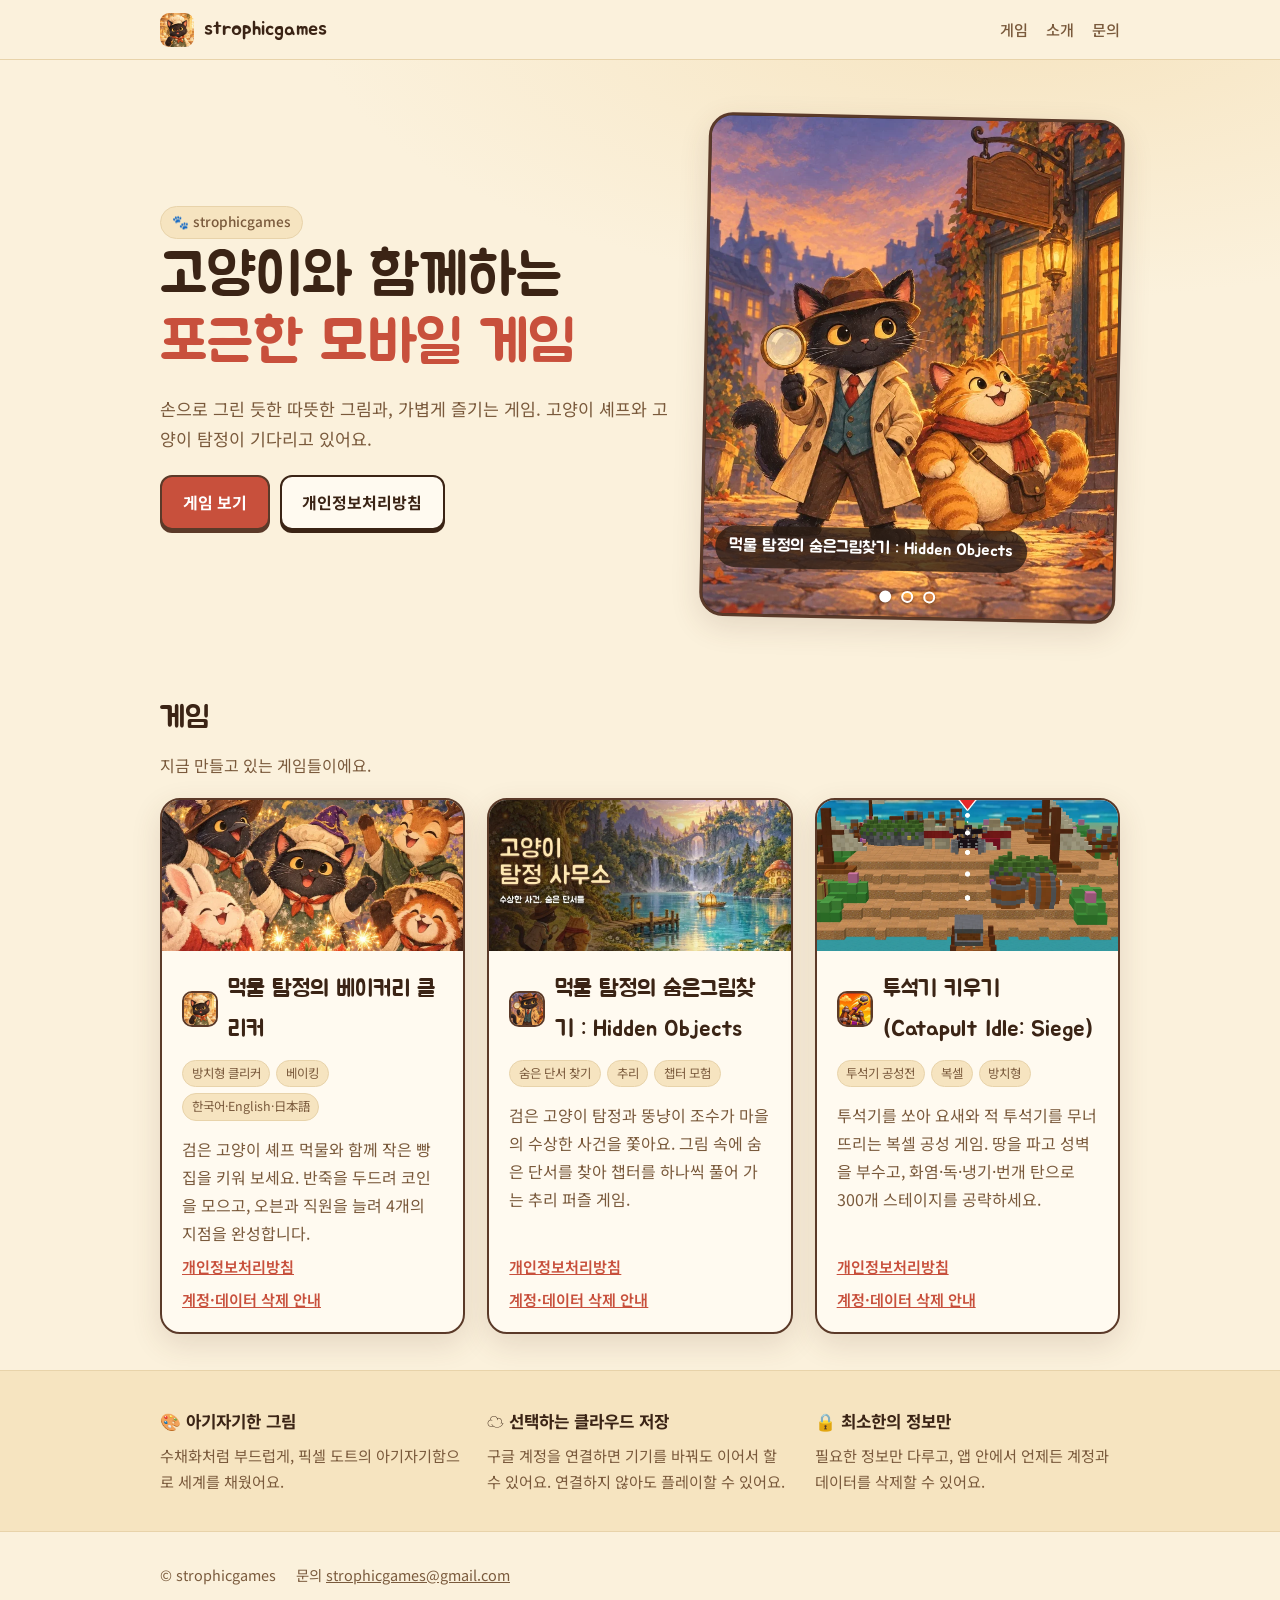
<file: index.html>
<!doctype html>
<html lang="ko">
<head>
<meta charset="utf-8">
<meta name="viewport" content="width=device-width, initial-scale=1">
<title>strophicgames — 고양이가 주인공인 모바일 게임</title>
<meta name="description" content="strophicgames — 고양이가 주인공인 모바일 게임">
<link rel="icon" href="images/inky-icon.webp">
<link rel="stylesheet" href="site.css">
</head>
<body>
<div class="top"><div class="in">
  <a class="brand" href="./"><img src="images/inky-icon.webp" alt="">strophicgames</a>
  <nav><a href="#games">게임</a><a href="#about">소개</a><a href="mailto:strophicgames@gmail.com">문의</a></nav>
</div></div>
<section class="hero"><div class="in">
  <div>
    <span class="pill">🐾 strophicgames</span>
    <h1>고양이와 함께하는<br><em>포근한 모바일 게임</em></h1>
    <p>손으로 그린 듯한 따뜻한 그림과, 가볍게 즐기는 게임. 고양이 셰프와 고양이 탐정이 기다리고 있어요.</p>
    <div class="btns"><a class="btn main" href="#games">게임 보기</a><a class="btn" href="inky-bakery/privacy.html">개인정보처리방침</a></div>
  </div>
  <div class="art slider" id="heroSlider" aria-roledescription="carousel" aria-label="게임 소개">
    <figure class="slide on"><img src="images/detective-hero.webp" alt="돋보기를 든 검은 고양이 탐정과 뚱냥이 조수" width="720" height="872"><figcaption>먹물 탐정의 숨은그림찾기 : Hidden Objects</figcaption></figure>
    <figure class="slide"><img src="images/inky-hero.webp" alt="빵집 앞에서 쟁반을 든 검은 고양이 셰프 먹물" width="720" height="872" loading="lazy"><figcaption>먹물 탐정의 베이커리 클리커</figcaption></figure>
    <figure class="slide"><img src="images/catapult-hero.webp" alt="복셀 투석기가 적 요새를 향해 조준하는 투석기 키우기 (Catapult Idle: Siege) 게임 화면" width="720" height="872" loading="lazy"><figcaption>투석기 키우기 (Catapult Idle: Siege)</figcaption></figure>
    <div class="dots" role="tablist" aria-label="슬라이드 선택"><button class="on" aria-label="먹물 탐정의 숨은그림찾기 : Hidden Objects"></button><button aria-label="먹물 탐정의 베이커리 클리커"></button><button aria-label="투석기 키우기 (Catapult Idle: Siege)"></button></div>
  </div>
</div></section>

<section class="sec" id="games">
  <h2>게임</h2>
  <p class="lead">지금 만들고 있는 게임들이에요.</p>
  <div class="games">
    <article class="game">
      <div class="pic" style="background-image:url(images/inky-party.webp)"></div>
      <div class="txt">
        <h3><img class="gi" src="images/inky-icon-s.webp" alt="">먹물 탐정의 베이커리 클리커</h3>
        <div class="tags"><span>방치형 클리커</span><span>베이킹</span><span>한국어·English·日本語</span></div>
        <p>검은 고양이 셰프 먹물와 함께 작은 빵집을 키워 보세요. 반죽을 두드려 코인을 모으고, 오븐과 직원을 늘려 4개의 지점을 완성합니다.</p>
        <div class="links"><a href="inky-bakery/privacy.html">개인정보처리방침</a><a href="inky-bakery/delete-data.html">계정·데이터 삭제 안내</a></div>
      </div>
    </article>
    <article class="game">
      <div class="pic" role="img" aria-label="먹물 탐정의 숨은그림찾기 : Hidden Objects" style="background-image:url(images/cat-banner.webp)"></div>
      <div class="txt">
        <h3><img class="gi" src="images/cat-icon.webp" alt="">먹물 탐정의 숨은그림찾기 : Hidden Objects</h3>
        <div class="tags"><span>숨은 단서 찾기</span><span>추리</span><span>챕터 모험</span></div>
        <p>검은 고양이 탐정과 뚱냥이 조수가 마을의 수상한 사건을 쫓아요. 그림 속에 숨은 단서를 찾아 챕터를 하나씩 풀어 가는 추리 퍼즐 게임.</p>
        <div class="links"><a href="cat-detective/privacy.html">개인정보처리방침</a><a href="cat-detective/delete-data.html">계정·데이터 삭제 안내</a></div>
      </div>
    </article>
    <article class="game">
      <div class="pic" role="img" aria-label="투석기 키우기 (Catapult Idle: Siege)" style="background-image:url(images/catapult-banner.webp)"></div>
      <div class="txt">
        <h3><img class="gi" src="images/catapult-icon-s.webp" alt="">투석기 키우기 (Catapult Idle: Siege)</h3>
        <div class="tags"><span>투석기 공성전</span><span>복셀</span><span>방치형</span></div>
        <p>투석기를 쏘아 요새와 적 투석기를 무너뜨리는 복셀 공성 게임. 땅을 파고 성벽을 부수고, 화염·독·냉기·번개 탄으로 300개 스테이지를 공략하세요.</p>
        <div class="links"><a href="catapult-idle/privacy.html">개인정보처리방침</a><a href="catapult-idle/delete-data.html">계정·데이터 삭제 안내</a></div>
      </div>
    </article>
  </div>
</section>

<section class="about" id="about"><div class="in">
  <div><h4>🎨 아기자기한 그림</h4><p>수채화처럼 부드럽게, 픽셀 도트의 아기자기함으로 세계를 채웠어요.</p></div>
  <div><h4>☁️ 선택하는 클라우드 저장</h4><p>구글 계정을 연결하면 기기를 바꿔도 이어서 할 수 있어요. 연결하지 않아도 플레이할 수 있어요.</p></div>
  <div><h4>🔒 최소한의 정보만</h4><p>필요한 정보만 다루고, 앱 안에서 언제든 계정과 데이터를 삭제할 수 있어요.</p></div>
</div></section>
<footer class="site"><span>© strophicgames</span><span>문의 <a href="mailto:strophicgames@gmail.com">strophicgames@gmail.com</a></span></footer>
<script>
(function () {
  var box = document.getElementById('heroSlider'); if (!box) return;
  var slides = box.querySelectorAll('.slide'), dots = box.querySelectorAll('.dots button'), i = 0, timer = null;
  function show(n) {
    i = (n + slides.length) % slides.length;
    slides.forEach(function (s, k) { s.classList.toggle('on', k === i); });
    dots.forEach(function (d, k) { d.classList.toggle('on', k === i); });
  }
  function start() { stop(); if (window.matchMedia && matchMedia('(prefers-reduced-motion: reduce)').matches) return; timer = setInterval(function () { show(i + 1); }, 4500); }
  function stop() { if (timer) { clearInterval(timer); timer = null; } }
  dots.forEach(function (d, k) { d.addEventListener('click', function () { show(k); start(); }); });
  box.addEventListener('mouseenter', stop); box.addEventListener('mouseleave', start);
  start();
})();
</script>
</body>
</html>
</file>
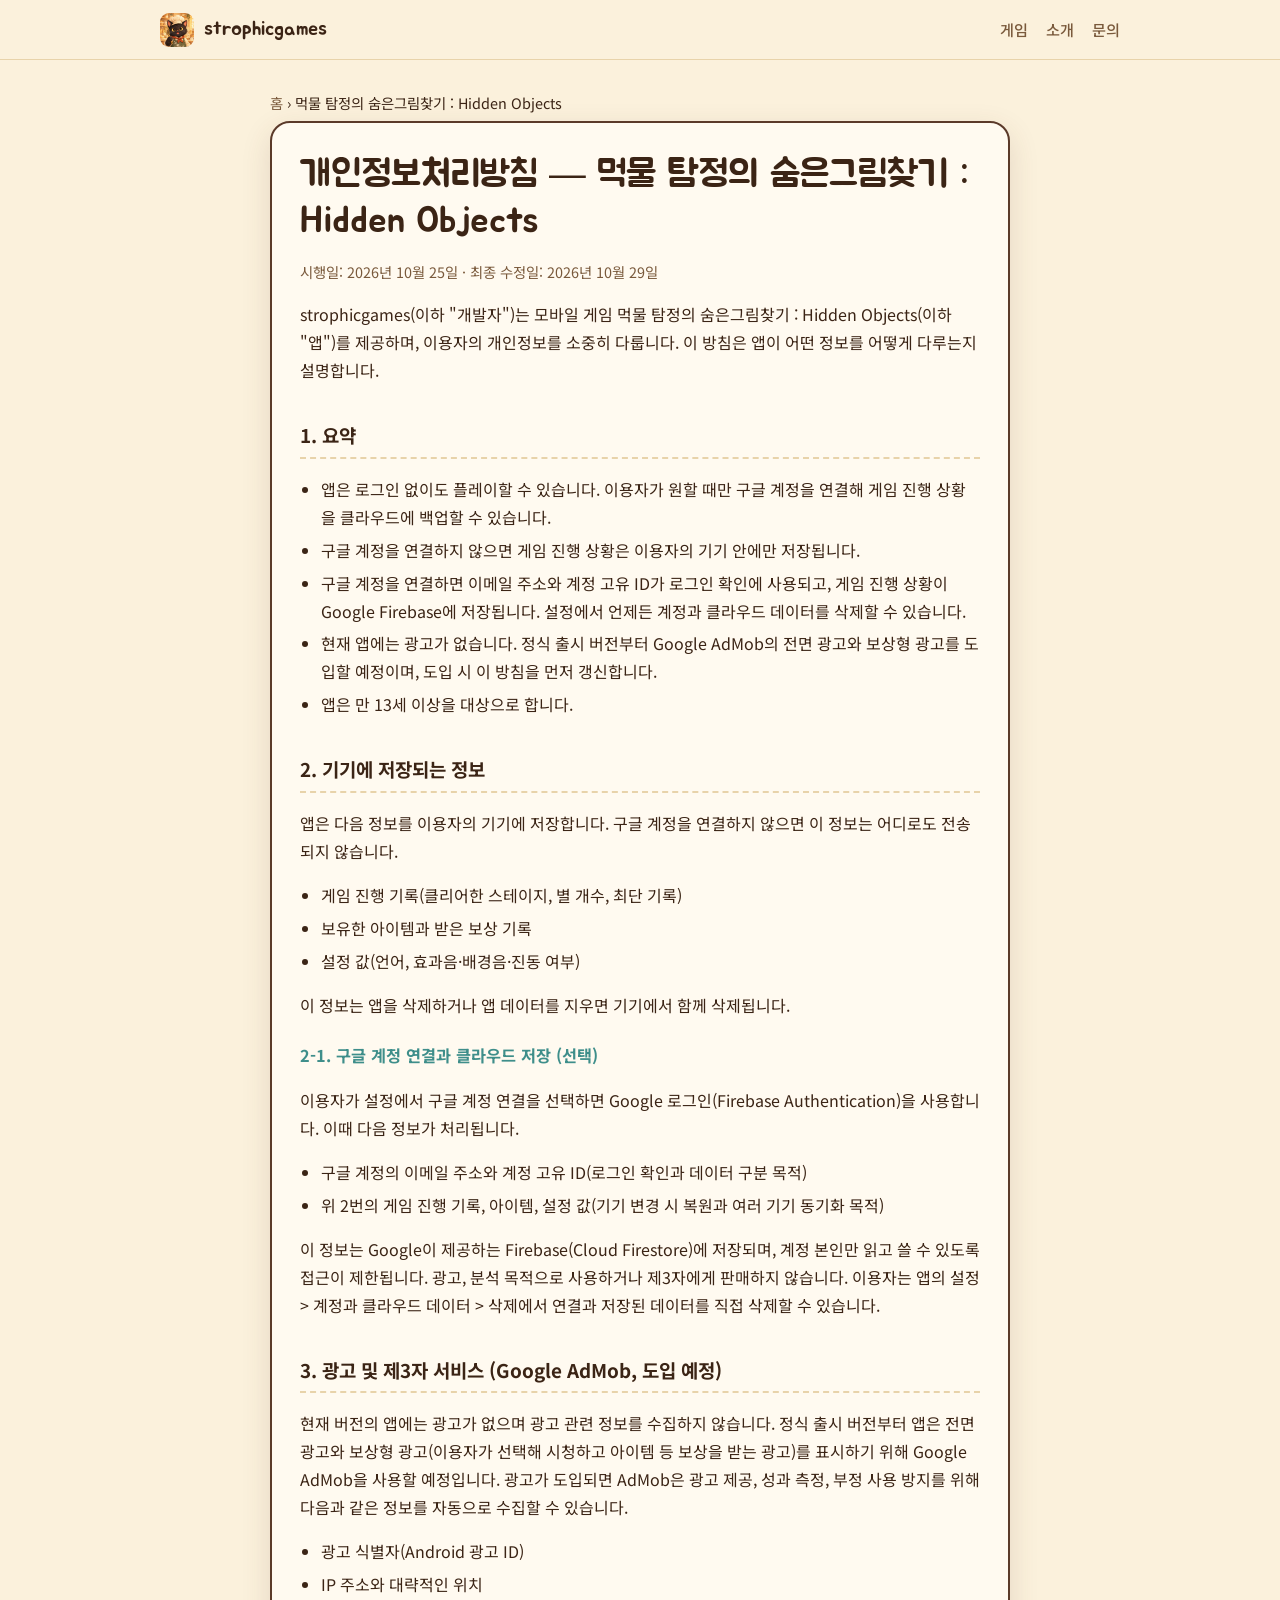
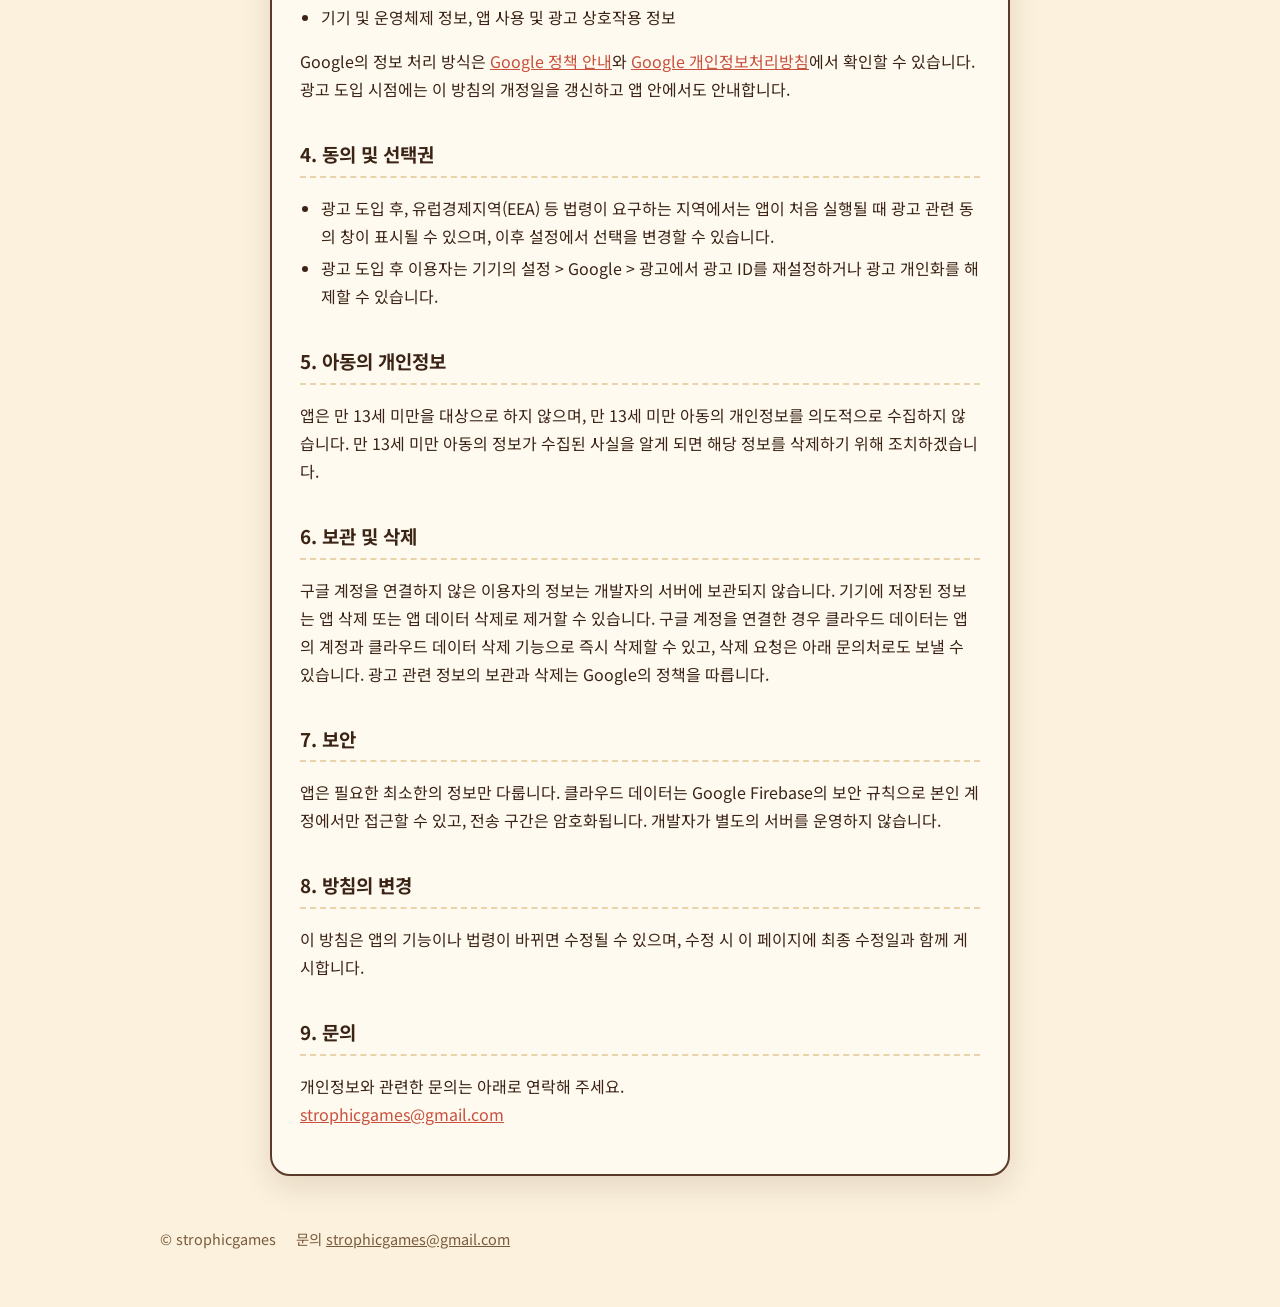
<file: privacy.html>
<!doctype html>
<html lang="ko">
<head>
<meta charset="utf-8">
<meta name="viewport" content="width=device-width, initial-scale=1">
<title>개인정보처리방침 — 먹물 탐정의 숨은그림찾기 : Hidden Objects</title>
<meta name="description" content="strophicgames — 고양이가 주인공인 모바일 게임">
<link rel="icon" href="images/inky-icon.webp">
<link rel="stylesheet" href="site.css">
</head>
<body>
<div class="top"><div class="in">
  <a class="brand" href="./"><img src="images/inky-icon.webp" alt="">strophicgames</a>
  <nav><a href="#games">게임</a><a href="#about">소개</a><a href="mailto:strophicgames@gmail.com">문의</a></nav>
</div></div>
<main class="doc"><p class="crumb"><a href="./">홈</a> › 먹물 탐정의 숨은그림찾기 : Hidden Objects</p><div class="card">
<h1>개인정보처리방침 — 먹물 탐정의 숨은그림찾기 : Hidden Objects</h1>
<p class="meta">시행일: 2026년 10월 25일 · 최종 수정일: 2026년 10월 29일</p>
<p>strophicgames(이하 "개발자")는 모바일 게임 먹물 탐정의 숨은그림찾기 : Hidden Objects(이하 "앱")를 제공하며, 이용자의 개인정보를 소중히 다룹니다. 이 방침은 앱이 어떤 정보를 어떻게 다루는지 설명합니다.</p>
<h2>1. 요약</h2>
<ul>
<li>앱은 로그인 없이도 플레이할 수 있습니다. 이용자가 원할 때만 구글 계정을 연결해 게임 진행 상황을 클라우드에 백업할 수 있습니다.</li>
<li>구글 계정을 연결하지 않으면 게임 진행 상황은 이용자의 기기 안에만 저장됩니다.</li>
<li>구글 계정을 연결하면 이메일 주소와 계정 고유 ID가 로그인 확인에 사용되고, 게임 진행 상황이 Google Firebase에 저장됩니다. 설정에서 언제든 계정과 클라우드 데이터를 삭제할 수 있습니다.</li>
<li>현재 앱에는 광고가 없습니다. 정식 출시 버전부터 Google AdMob의 전면 광고와 보상형 광고를 도입할 예정이며, 도입 시 이 방침을 먼저 갱신합니다.</li>
<li>앱은 만 13세 이상을 대상으로 합니다.</li>
</ul>
<h2>2. 기기에 저장되는 정보</h2>
<p>앱은 다음 정보를 이용자의 기기에 저장합니다. 구글 계정을 연결하지 않으면 이 정보는 어디로도 전송되지 않습니다.</p>
<ul>
<li>게임 진행 기록(클리어한 스테이지, 별 개수, 최단 기록)</li>
<li>보유한 아이템과 받은 보상 기록</li>
<li>설정 값(언어, 효과음·배경음·진동 여부)</li>
</ul>
<p>이 정보는 앱을 삭제하거나 앱 데이터를 지우면 기기에서 함께 삭제됩니다.</p>
<h3>2-1. 구글 계정 연결과 클라우드 저장 (선택)</h3>
<p>이용자가 설정에서 구글 계정 연결을 선택하면 Google 로그인(Firebase Authentication)을 사용합니다. 이때 다음 정보가 처리됩니다.</p>
<ul>
<li>구글 계정의 이메일 주소와 계정 고유 ID(로그인 확인과 데이터 구분 목적)</li>
<li>위 2번의 게임 진행 기록, 아이템, 설정 값(기기 변경 시 복원과 여러 기기 동기화 목적)</li>
</ul>
<p>이 정보는 Google이 제공하는 Firebase(Cloud Firestore)에 저장되며, 계정 본인만 읽고 쓸 수 있도록 접근이 제한됩니다. 광고, 분석 목적으로 사용하거나 제3자에게 판매하지 않습니다. 이용자는 앱의 설정 &gt; 계정과 클라우드 데이터 &gt; 삭제에서 연결과 저장된 데이터를 직접 삭제할 수 있습니다.</p>
<h2>3. 광고 및 제3자 서비스 (Google AdMob, 도입 예정)</h2>
<p>현재 버전의 앱에는 광고가 없으며 광고 관련 정보를 수집하지 않습니다. 정식 출시 버전부터 앱은 전면 광고와 보상형 광고(이용자가 선택해 시청하고 아이템 등 보상을 받는 광고)를 표시하기 위해 Google AdMob을 사용할 예정입니다. 광고가 도입되면 AdMob은 광고 제공, 성과 측정, 부정 사용 방지를 위해 다음과 같은 정보를 자동으로 수집할 수 있습니다.</p>
<ul>
<li>광고 식별자(Android 광고 ID)</li>
<li>IP 주소와 대략적인 위치</li>
<li>기기 및 운영체제 정보, 앱 사용 및 광고 상호작용 정보</li>
</ul>
<p>Google의 정보 처리 방식은 <a href="https://policies.google.com/technologies/partner-sites">Google 정책 안내</a>와 <a href="https://policies.google.com/privacy">Google 개인정보처리방침</a>에서 확인할 수 있습니다. 광고 도입 시점에는 이 방침의 개정일을 갱신하고 앱 안에서도 안내합니다.</p>
<h2>4. 동의 및 선택권</h2>
<ul>
<li>광고 도입 후, 유럽경제지역(EEA) 등 법령이 요구하는 지역에서는 앱이 처음 실행될 때 광고 관련 동의 창이 표시될 수 있으며, 이후 설정에서 선택을 변경할 수 있습니다.</li>
<li>광고 도입 후 이용자는 기기의 설정 &gt; Google &gt; 광고에서 광고 ID를 재설정하거나 광고 개인화를 해제할 수 있습니다.</li>
</ul>
<h2>5. 아동의 개인정보</h2>
<p>앱은 만 13세 미만을 대상으로 하지 않으며, 만 13세 미만 아동의 개인정보를 의도적으로 수집하지 않습니다. 만 13세 미만 아동의 정보가 수집된 사실을 알게 되면 해당 정보를 삭제하기 위해 조치하겠습니다.</p>
<h2>6. 보관 및 삭제</h2>
<p>구글 계정을 연결하지 않은 이용자의 정보는 개발자의 서버에 보관되지 않습니다. 기기에 저장된 정보는 앱 삭제 또는 앱 데이터 삭제로 제거할 수 있습니다. 구글 계정을 연결한 경우 클라우드 데이터는 앱의 계정과 클라우드 데이터 삭제 기능으로 즉시 삭제할 수 있고, 삭제 요청은 아래 문의처로도 보낼 수 있습니다. 광고 관련 정보의 보관과 삭제는 Google의 정책을 따릅니다.</p>
<h2>7. 보안</h2>
<p>앱은 필요한 최소한의 정보만 다룹니다. 클라우드 데이터는 Google Firebase의 보안 규칙으로 본인 계정에서만 접근할 수 있고, 전송 구간은 암호화됩니다. 개발자가 별도의 서버를 운영하지 않습니다.</p>
<h2>8. 방침의 변경</h2>
<p>이 방침은 앱의 기능이나 법령이 바뀌면 수정될 수 있으며, 수정 시 이 페이지에 최종 수정일과 함께 게시합니다.</p>
<h2>9. 문의</h2>
<p>개인정보와 관련한 문의는 아래로 연락해 주세요.<br><a href="mailto:strophicgames@gmail.com">strophicgames@gmail.com</a></p>
</div></main>
<footer class="site"><span>© strophicgames</span><span>문의 <a href="mailto:strophicgames@gmail.com">strophicgames@gmail.com</a></span></footer>
</body>
</html>
</file>
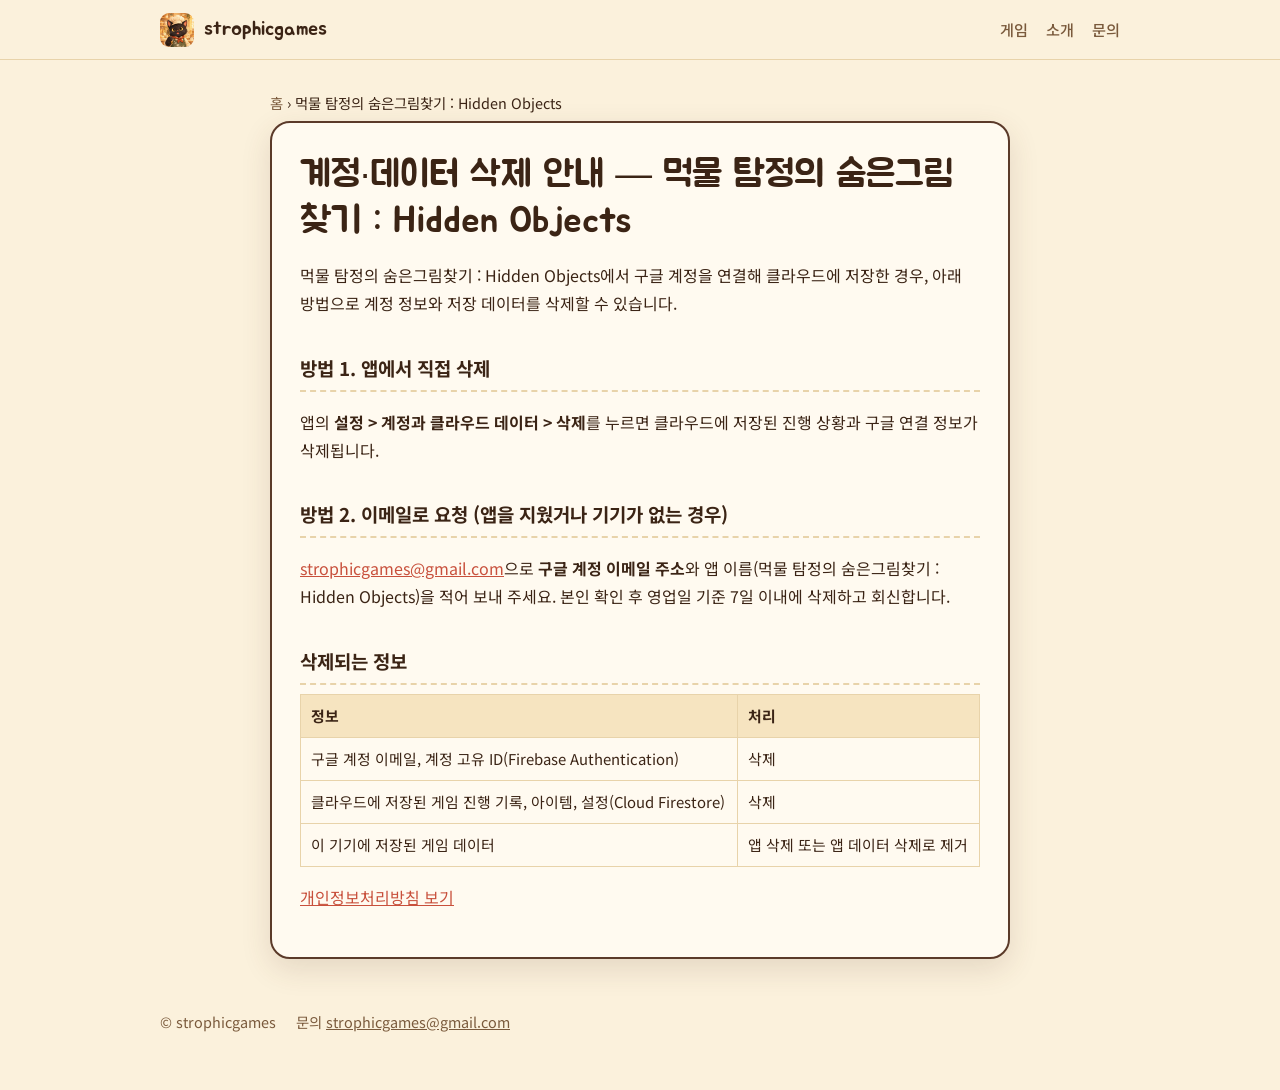
<file: cat-detective/delete-data.html>
<!doctype html>
<html lang="ko">
<head>
<meta charset="utf-8">
<meta name="viewport" content="width=device-width, initial-scale=1">
<title>계정·데이터 삭제 안내 — 먹물 탐정의 숨은그림찾기 : Hidden Objects</title>
<meta name="description" content="strophicgames — 고양이가 주인공인 모바일 게임">
<link rel="icon" href="../images/inky-icon.webp">
<link rel="stylesheet" href="../site.css">
</head>
<body>
<div class="top"><div class="in">
  <a class="brand" href="../"><img src="../images/inky-icon.webp" alt="">strophicgames</a>
  <nav><a href="../#games">게임</a><a href="../#about">소개</a><a href="mailto:strophicgames@gmail.com">문의</a></nav>
</div></div>
<main class="doc"><p class="crumb"><a href="../">홈</a> › 먹물 탐정의 숨은그림찾기 : Hidden Objects</p><div class="card">
<h1>계정·데이터 삭제 안내 — 먹물 탐정의 숨은그림찾기 : Hidden Objects</h1>
<p>먹물 탐정의 숨은그림찾기 : Hidden Objects에서 구글 계정을 연결해 클라우드에 저장한 경우, 아래 방법으로 계정 정보와 저장 데이터를 삭제할 수 있습니다.</p>
<h2>방법 1. 앱에서 직접 삭제</h2>
<p>앱의 <b>설정 &gt; 계정과 클라우드 데이터 &gt; 삭제</b>를 누르면 클라우드에 저장된 진행 상황과 구글 연결 정보가 삭제됩니다.</p>
<h2>방법 2. 이메일로 요청 (앱을 지웠거나 기기가 없는 경우)</h2>
<p><a href="mailto:strophicgames@gmail.com">strophicgames@gmail.com</a>으로 <b>구글 계정 이메일 주소</b>와 앱 이름(먹물 탐정의 숨은그림찾기 : Hidden Objects)을 적어 보내 주세요. 본인 확인 후 영업일 기준 7일 이내에 삭제하고 회신합니다.</p>
<h2>삭제되는 정보</h2>
<table><tr><th>정보</th><th>처리</th></tr>
<tr><td>구글 계정 이메일, 계정 고유 ID(Firebase Authentication)</td><td>삭제</td></tr>
<tr><td>클라우드에 저장된 게임 진행 기록, 아이템, 설정(Cloud Firestore)</td><td>삭제</td></tr>
<tr><td>이 기기에 저장된 게임 데이터</td><td>앱 삭제 또는 앱 데이터 삭제로 제거</td></tr></table>
<p><a href="privacy.html">개인정보처리방침 보기</a></p>
</div></main>
<footer class="site"><span>© strophicgames</span><span>문의 <a href="mailto:strophicgames@gmail.com">strophicgames@gmail.com</a></span></footer>
</body>
</html>
</file>
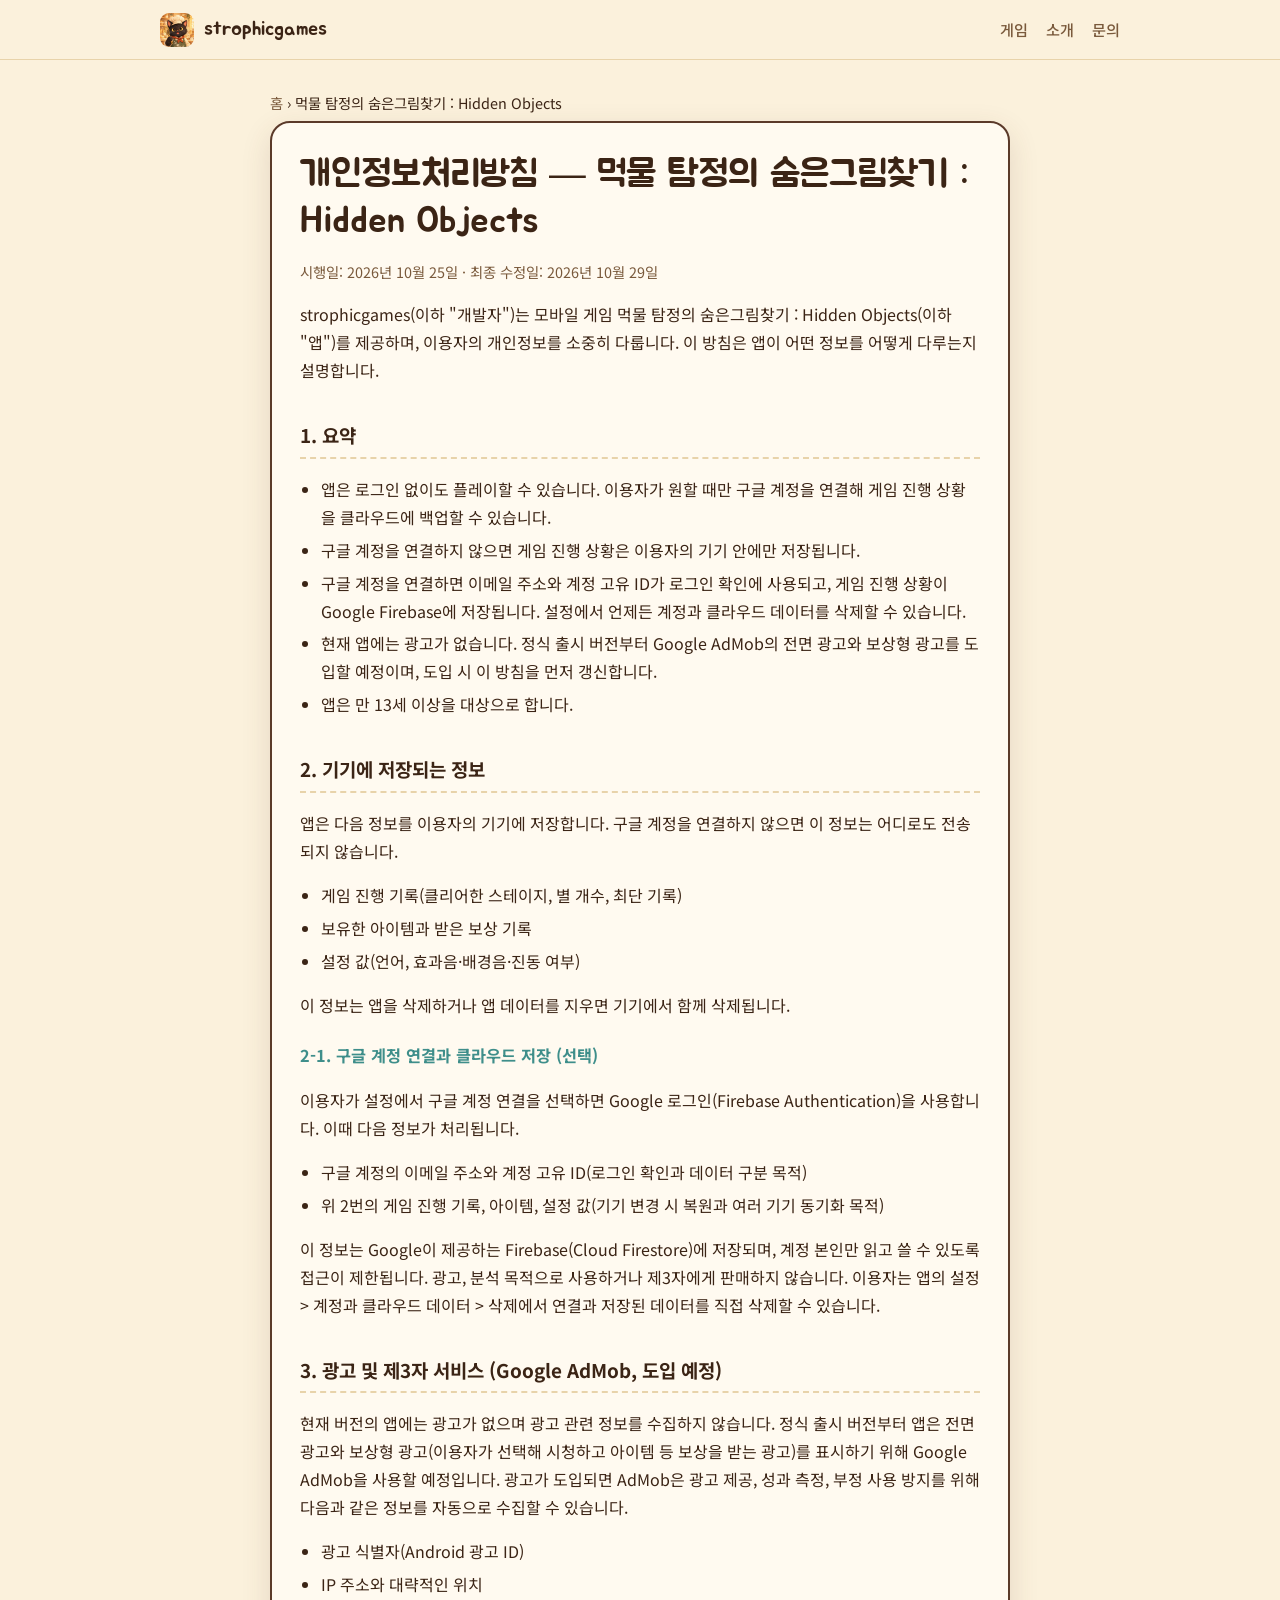
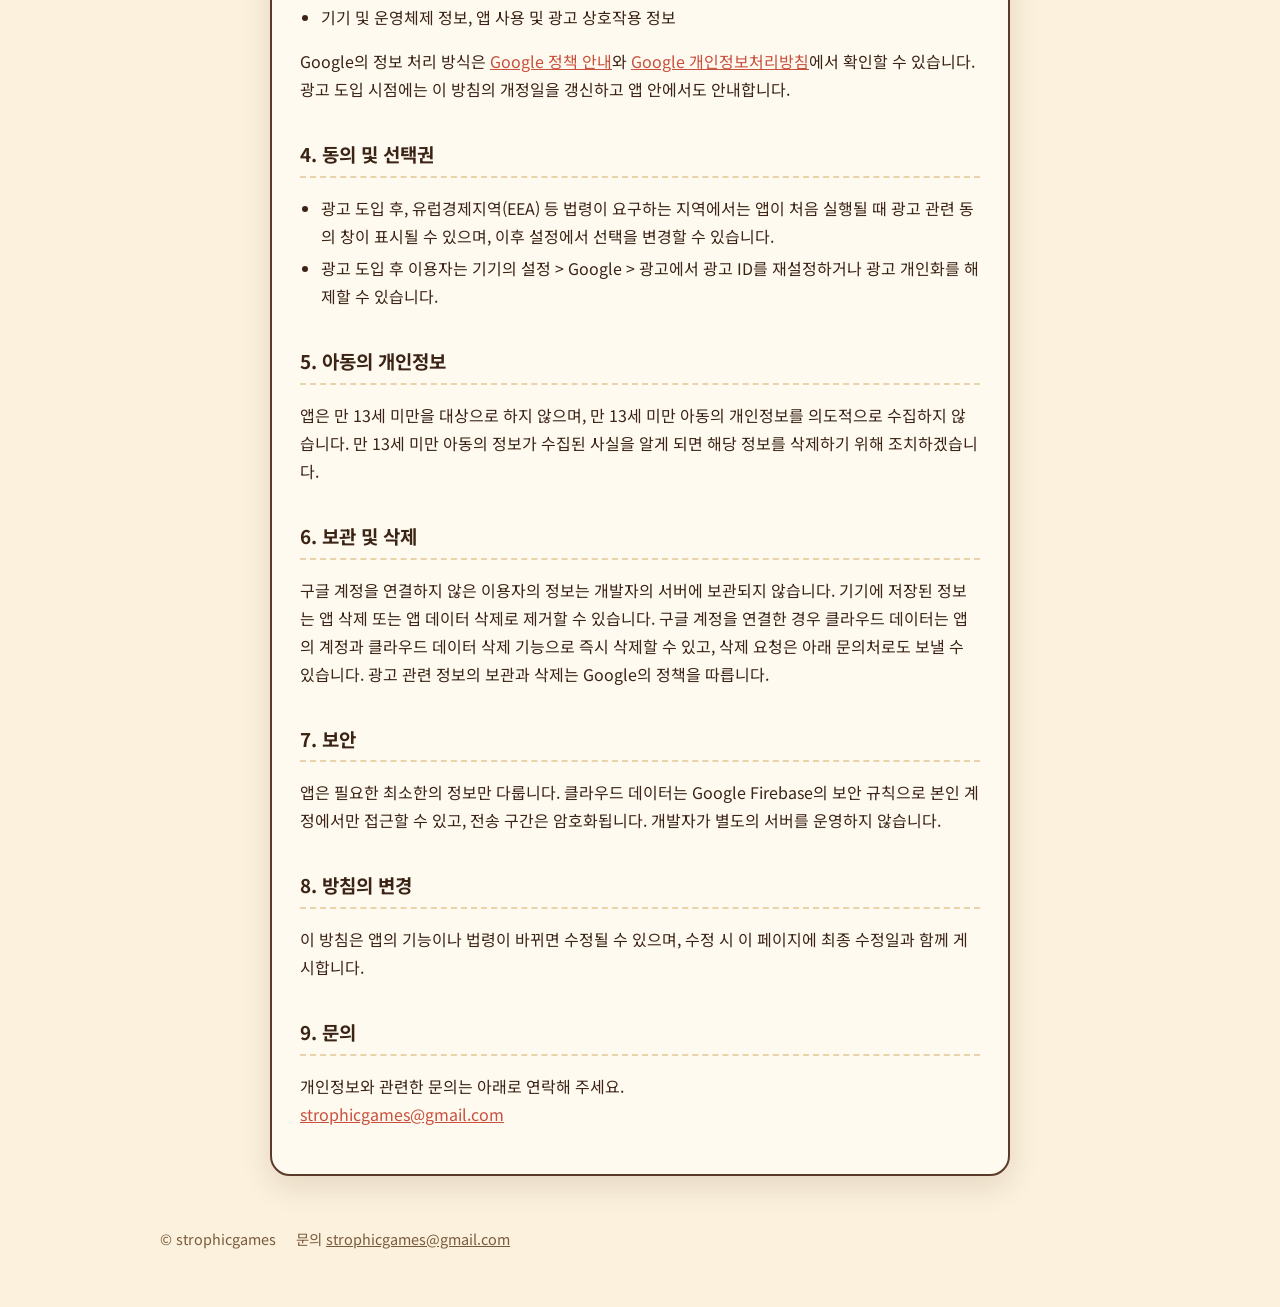
<file: cat-detective/privacy.html>
<!doctype html>
<html lang="ko">
<head>
<meta charset="utf-8">
<meta name="viewport" content="width=device-width, initial-scale=1">
<title>개인정보처리방침 — 먹물 탐정의 숨은그림찾기 : Hidden Objects</title>
<meta name="description" content="strophicgames — 고양이가 주인공인 모바일 게임">
<link rel="icon" href="../images/inky-icon.webp">
<link rel="stylesheet" href="../site.css">
</head>
<body>
<div class="top"><div class="in">
  <a class="brand" href="../"><img src="../images/inky-icon.webp" alt="">strophicgames</a>
  <nav><a href="../#games">게임</a><a href="../#about">소개</a><a href="mailto:strophicgames@gmail.com">문의</a></nav>
</div></div>
<main class="doc"><p class="crumb"><a href="../">홈</a> › 먹물 탐정의 숨은그림찾기 : Hidden Objects</p><div class="card">
<h1>개인정보처리방침 — 먹물 탐정의 숨은그림찾기 : Hidden Objects</h1>
<p class="meta">시행일: 2026년 10월 25일 · 최종 수정일: 2026년 10월 29일</p>
<p>strophicgames(이하 "개발자")는 모바일 게임 먹물 탐정의 숨은그림찾기 : Hidden Objects(이하 "앱")를 제공하며, 이용자의 개인정보를 소중히 다룹니다. 이 방침은 앱이 어떤 정보를 어떻게 다루는지 설명합니다.</p>
<h2>1. 요약</h2>
<ul>
<li>앱은 로그인 없이도 플레이할 수 있습니다. 이용자가 원할 때만 구글 계정을 연결해 게임 진행 상황을 클라우드에 백업할 수 있습니다.</li>
<li>구글 계정을 연결하지 않으면 게임 진행 상황은 이용자의 기기 안에만 저장됩니다.</li>
<li>구글 계정을 연결하면 이메일 주소와 계정 고유 ID가 로그인 확인에 사용되고, 게임 진행 상황이 Google Firebase에 저장됩니다. 설정에서 언제든 계정과 클라우드 데이터를 삭제할 수 있습니다.</li>
<li>현재 앱에는 광고가 없습니다. 정식 출시 버전부터 Google AdMob의 전면 광고와 보상형 광고를 도입할 예정이며, 도입 시 이 방침을 먼저 갱신합니다.</li>
<li>앱은 만 13세 이상을 대상으로 합니다.</li>
</ul>
<h2>2. 기기에 저장되는 정보</h2>
<p>앱은 다음 정보를 이용자의 기기에 저장합니다. 구글 계정을 연결하지 않으면 이 정보는 어디로도 전송되지 않습니다.</p>
<ul>
<li>게임 진행 기록(클리어한 스테이지, 별 개수, 최단 기록)</li>
<li>보유한 아이템과 받은 보상 기록</li>
<li>설정 값(언어, 효과음·배경음·진동 여부)</li>
</ul>
<p>이 정보는 앱을 삭제하거나 앱 데이터를 지우면 기기에서 함께 삭제됩니다.</p>
<h3>2-1. 구글 계정 연결과 클라우드 저장 (선택)</h3>
<p>이용자가 설정에서 구글 계정 연결을 선택하면 Google 로그인(Firebase Authentication)을 사용합니다. 이때 다음 정보가 처리됩니다.</p>
<ul>
<li>구글 계정의 이메일 주소와 계정 고유 ID(로그인 확인과 데이터 구분 목적)</li>
<li>위 2번의 게임 진행 기록, 아이템, 설정 값(기기 변경 시 복원과 여러 기기 동기화 목적)</li>
</ul>
<p>이 정보는 Google이 제공하는 Firebase(Cloud Firestore)에 저장되며, 계정 본인만 읽고 쓸 수 있도록 접근이 제한됩니다. 광고, 분석 목적으로 사용하거나 제3자에게 판매하지 않습니다. 이용자는 앱의 설정 &gt; 계정과 클라우드 데이터 &gt; 삭제에서 연결과 저장된 데이터를 직접 삭제할 수 있습니다.</p>
<h2>3. 광고 및 제3자 서비스 (Google AdMob, 도입 예정)</h2>
<p>현재 버전의 앱에는 광고가 없으며 광고 관련 정보를 수집하지 않습니다. 정식 출시 버전부터 앱은 전면 광고와 보상형 광고(이용자가 선택해 시청하고 아이템 등 보상을 받는 광고)를 표시하기 위해 Google AdMob을 사용할 예정입니다. 광고가 도입되면 AdMob은 광고 제공, 성과 측정, 부정 사용 방지를 위해 다음과 같은 정보를 자동으로 수집할 수 있습니다.</p>
<ul>
<li>광고 식별자(Android 광고 ID)</li>
<li>IP 주소와 대략적인 위치</li>
<li>기기 및 운영체제 정보, 앱 사용 및 광고 상호작용 정보</li>
</ul>
<p>Google의 정보 처리 방식은 <a href="https://policies.google.com/technologies/partner-sites">Google 정책 안내</a>와 <a href="https://policies.google.com/privacy">Google 개인정보처리방침</a>에서 확인할 수 있습니다. 광고 도입 시점에는 이 방침의 개정일을 갱신하고 앱 안에서도 안내합니다.</p>
<h2>4. 동의 및 선택권</h2>
<ul>
<li>광고 도입 후, 유럽경제지역(EEA) 등 법령이 요구하는 지역에서는 앱이 처음 실행될 때 광고 관련 동의 창이 표시될 수 있으며, 이후 설정에서 선택을 변경할 수 있습니다.</li>
<li>광고 도입 후 이용자는 기기의 설정 &gt; Google &gt; 광고에서 광고 ID를 재설정하거나 광고 개인화를 해제할 수 있습니다.</li>
</ul>
<h2>5. 아동의 개인정보</h2>
<p>앱은 만 13세 미만을 대상으로 하지 않으며, 만 13세 미만 아동의 개인정보를 의도적으로 수집하지 않습니다. 만 13세 미만 아동의 정보가 수집된 사실을 알게 되면 해당 정보를 삭제하기 위해 조치하겠습니다.</p>
<h2>6. 보관 및 삭제</h2>
<p>구글 계정을 연결하지 않은 이용자의 정보는 개발자의 서버에 보관되지 않습니다. 기기에 저장된 정보는 앱 삭제 또는 앱 데이터 삭제로 제거할 수 있습니다. 구글 계정을 연결한 경우 클라우드 데이터는 앱의 계정과 클라우드 데이터 삭제 기능으로 즉시 삭제할 수 있고, 삭제 요청은 아래 문의처로도 보낼 수 있습니다. 광고 관련 정보의 보관과 삭제는 Google의 정책을 따릅니다.</p>
<h2>7. 보안</h2>
<p>앱은 필요한 최소한의 정보만 다룹니다. 클라우드 데이터는 Google Firebase의 보안 규칙으로 본인 계정에서만 접근할 수 있고, 전송 구간은 암호화됩니다. 개발자가 별도의 서버를 운영하지 않습니다.</p>
<h2>8. 방침의 변경</h2>
<p>이 방침은 앱의 기능이나 법령이 바뀌면 수정될 수 있으며, 수정 시 이 페이지에 최종 수정일과 함께 게시합니다.</p>
<h2>9. 문의</h2>
<p>개인정보와 관련한 문의는 아래로 연락해 주세요.<br><a href="mailto:strophicgames@gmail.com">strophicgames@gmail.com</a></p>
</div></main>
<footer class="site"><span>© strophicgames</span><span>문의 <a href="mailto:strophicgames@gmail.com">strophicgames@gmail.com</a></span></footer>
</body>
</html>
</file>
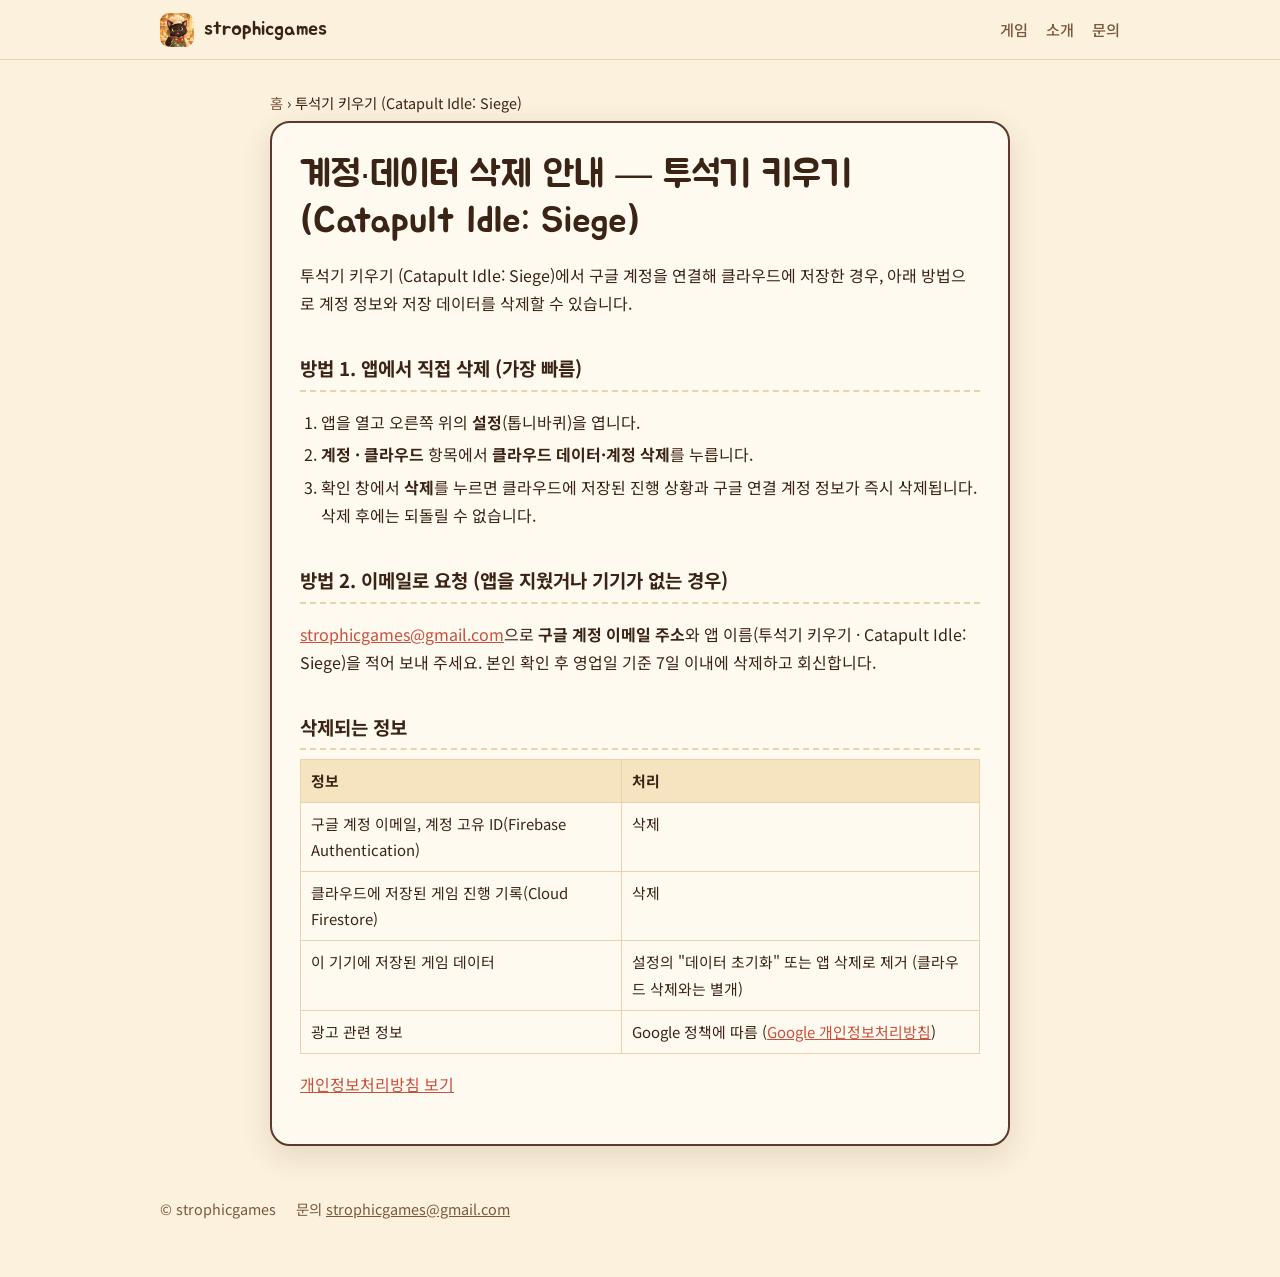
<file: catapult-idle/delete-data.html>
<!doctype html>
<html lang="ko">
<head>
<meta charset="utf-8">
<meta name="viewport" content="width=device-width, initial-scale=1">
<title>계정·데이터 삭제 안내 — 투석기 키우기 (Catapult Idle: Siege)</title>
<meta name="description" content="strophicgames — 투석기 키우기 (Catapult Idle: Siege) 계정·데이터 삭제 안내">
<link rel="icon" href="../images/catapult-icon-s.webp">
<link rel="stylesheet" href="../site.css">
</head>
<body>
<div class="top"><div class="in">
  <a class="brand" href="../"><img src="../images/inky-icon.webp" alt="">strophicgames</a>
  <nav><a href="../#games">게임</a><a href="../#about">소개</a><a href="mailto:strophicgames@gmail.com">문의</a></nav>
</div></div>
<main class="doc"><p class="crumb"><a href="../">홈</a> › 투석기 키우기 (Catapult Idle: Siege)</p><div class="card">
<h1>계정·데이터 삭제 안내 — 투석기 키우기 (Catapult Idle: Siege)</h1>
<p>투석기 키우기 (Catapult Idle: Siege)에서 구글 계정을 연결해 클라우드에 저장한 경우, 아래 방법으로 계정 정보와 저장 데이터를 삭제할 수 있습니다.</p>
<h2>방법 1. 앱에서 직접 삭제 (가장 빠름)</h2>
<ol><li>앱을 열고 오른쪽 위의 <b>설정</b>(톱니바퀴)을 엽니다.</li><li><b>계정 · 클라우드</b> 항목에서 <b>클라우드 데이터·계정 삭제</b>를 누릅니다.</li><li>확인 창에서 <b>삭제</b>를 누르면 클라우드에 저장된 진행 상황과 구글 연결 계정 정보가 즉시 삭제됩니다. 삭제 후에는 되돌릴 수 없습니다.</li></ol>
<h2>방법 2. 이메일로 요청 (앱을 지웠거나 기기가 없는 경우)</h2>
<p><a href="mailto:strophicgames@gmail.com">strophicgames@gmail.com</a>으로 <b>구글 계정 이메일 주소</b>와 앱 이름(투석기 키우기 · Catapult Idle: Siege)을 적어 보내 주세요. 본인 확인 후 영업일 기준 7일 이내에 삭제하고 회신합니다.</p>
<h2>삭제되는 정보</h2>
<table><tr><th>정보</th><th>처리</th></tr>
<tr><td>구글 계정 이메일, 계정 고유 ID(Firebase Authentication)</td><td>삭제</td></tr>
<tr><td>클라우드에 저장된 게임 진행 기록(Cloud Firestore)</td><td>삭제</td></tr>
<tr><td>이 기기에 저장된 게임 데이터</td><td>설정의 "데이터 초기화" 또는 앱 삭제로 제거 (클라우드 삭제와는 별개)</td></tr>
<tr><td>광고 관련 정보</td><td>Google 정책에 따름 (<a href="https://policies.google.com/privacy">Google 개인정보처리방침</a>)</td></tr></table>
<p><a href="privacy.html">개인정보처리방침 보기</a></p>
</div></main>
<footer class="site"><span>© strophicgames</span><span>문의 <a href="mailto:strophicgames@gmail.com">strophicgames@gmail.com</a></span></footer>
</body>
</html>
</file>
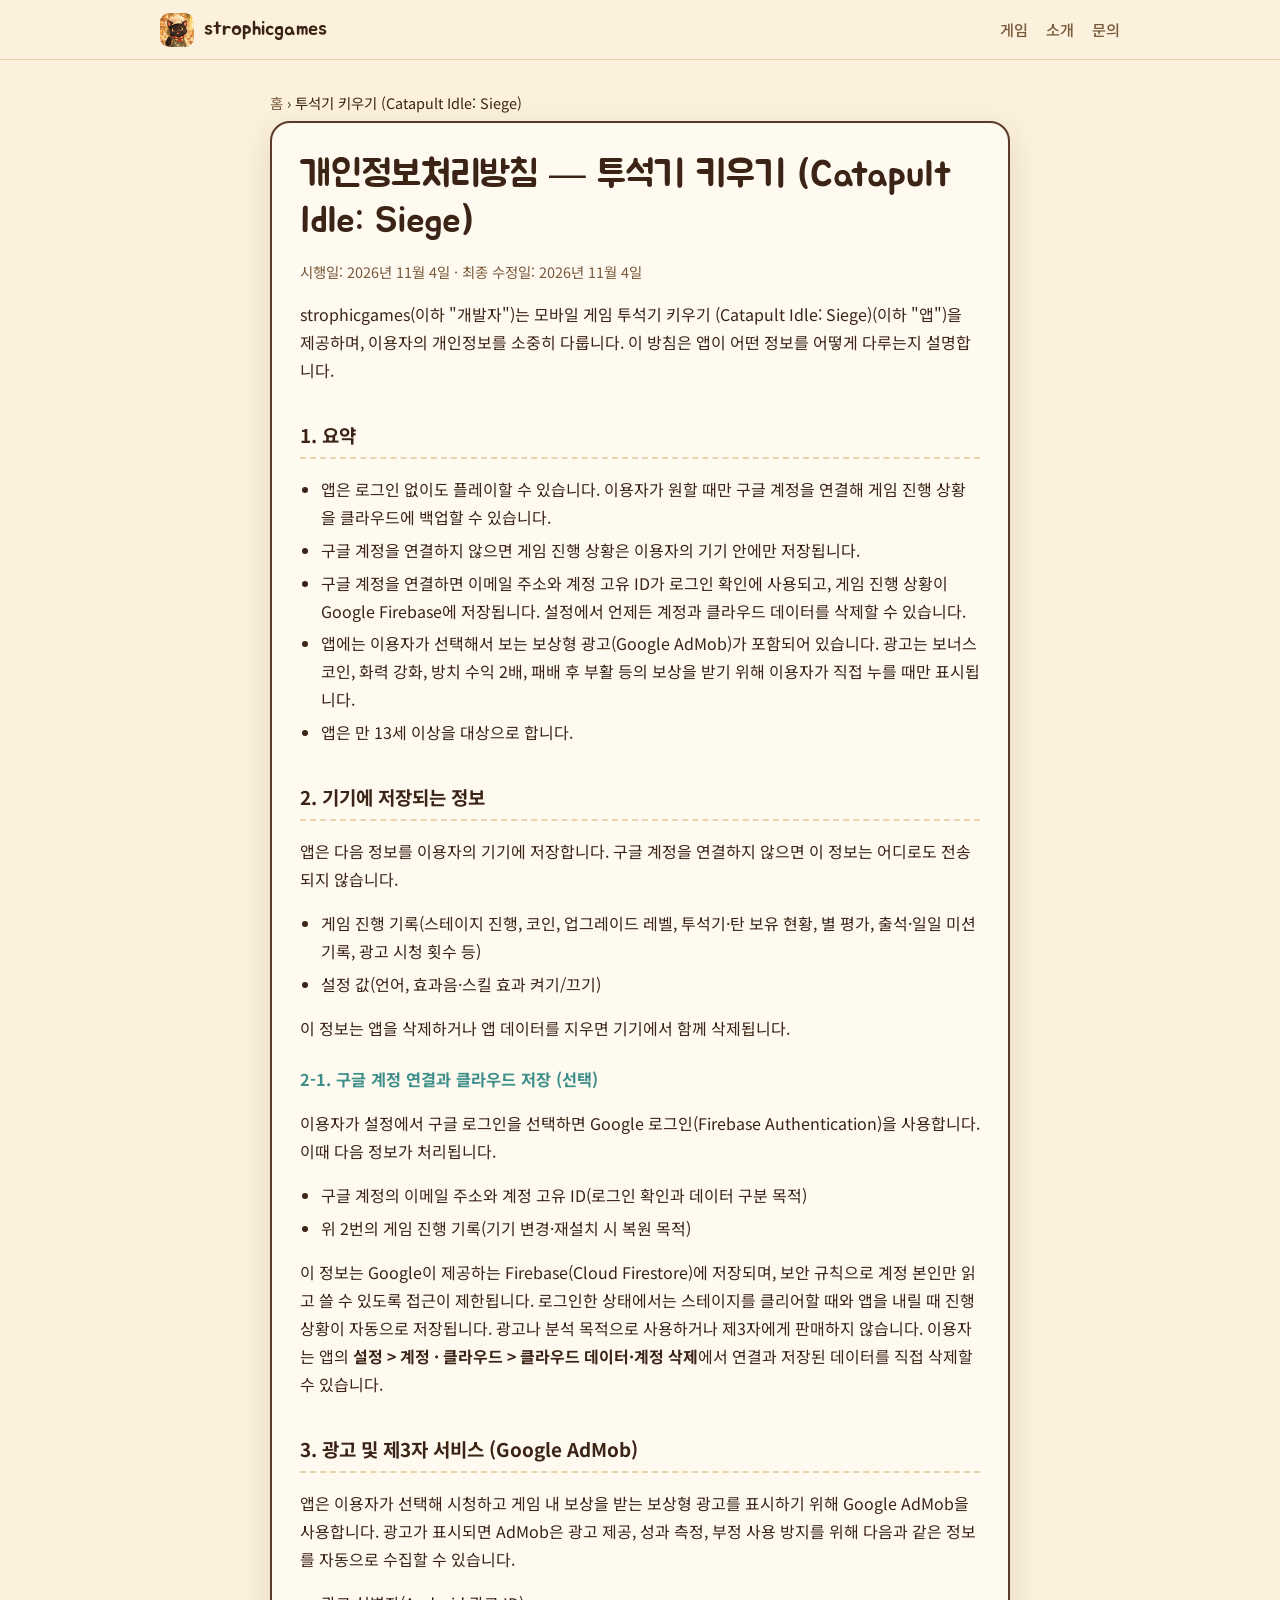
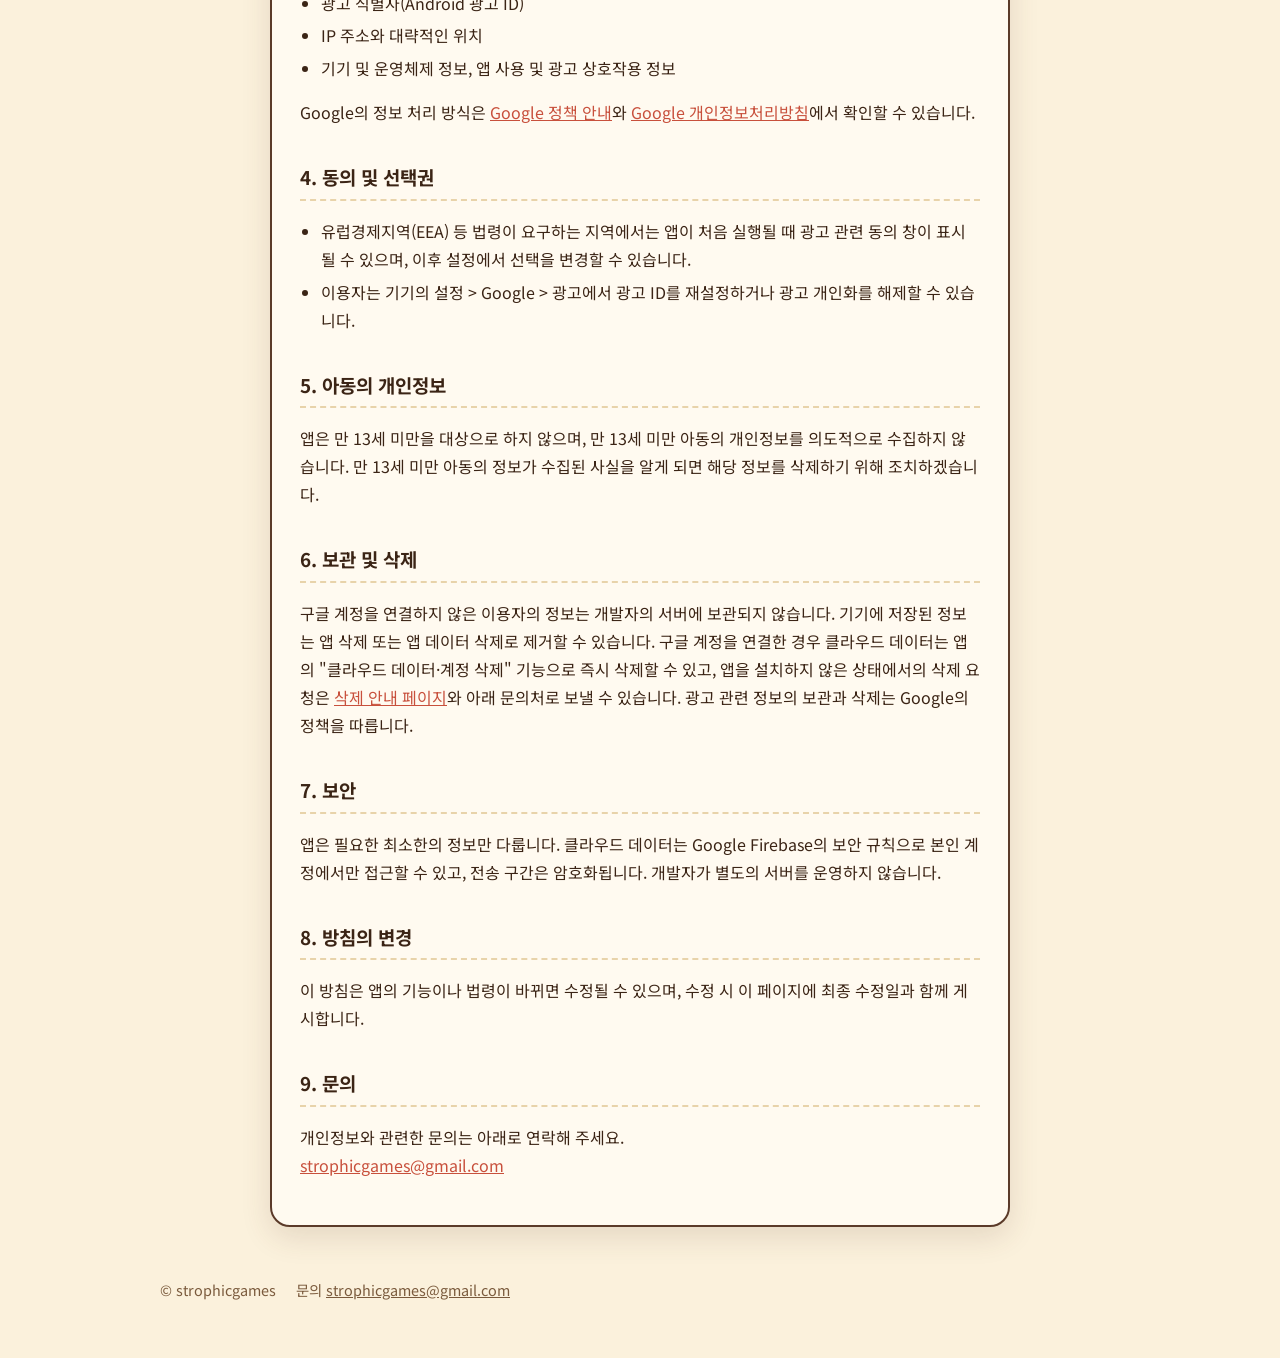
<file: catapult-idle/privacy.html>
<!doctype html>
<html lang="ko">
<head>
<meta charset="utf-8">
<meta name="viewport" content="width=device-width, initial-scale=1">
<title>개인정보처리방침 — 투석기 키우기 (Catapult Idle: Siege)</title>
<meta name="description" content="strophicgames — 투석기 키우기 (Catapult Idle: Siege) 개인정보처리방침">
<link rel="icon" href="../images/catapult-icon-s.webp">
<link rel="stylesheet" href="../site.css">
</head>
<body>
<div class="top"><div class="in">
  <a class="brand" href="../"><img src="../images/inky-icon.webp" alt="">strophicgames</a>
  <nav><a href="../#games">게임</a><a href="../#about">소개</a><a href="mailto:strophicgames@gmail.com">문의</a></nav>
</div></div>
<main class="doc"><p class="crumb"><a href="../">홈</a> › 투석기 키우기 (Catapult Idle: Siege)</p><div class="card">
<h1>개인정보처리방침 — 투석기 키우기 (Catapult Idle: Siege)</h1>
<p class="meta">시행일: 2026년 11월 4일 · 최종 수정일: 2026년 11월 4일</p>
<p>strophicgames(이하 "개발자")는 모바일 게임 투석기 키우기 (Catapult Idle: Siege)(이하 "앱")을 제공하며, 이용자의 개인정보를 소중히 다룹니다. 이 방침은 앱이 어떤 정보를 어떻게 다루는지 설명합니다.</p>
<h2>1. 요약</h2>
<ul>
<li>앱은 로그인 없이도 플레이할 수 있습니다. 이용자가 원할 때만 구글 계정을 연결해 게임 진행 상황을 클라우드에 백업할 수 있습니다.</li>
<li>구글 계정을 연결하지 않으면 게임 진행 상황은 이용자의 기기 안에만 저장됩니다.</li>
<li>구글 계정을 연결하면 이메일 주소와 계정 고유 ID가 로그인 확인에 사용되고, 게임 진행 상황이 Google Firebase에 저장됩니다. 설정에서 언제든 계정과 클라우드 데이터를 삭제할 수 있습니다.</li>
<li>앱에는 이용자가 선택해서 보는 보상형 광고(Google AdMob)가 포함되어 있습니다. 광고는 보너스 코인, 화력 강화, 방치 수익 2배, 패배 후 부활 등의 보상을 받기 위해 이용자가 직접 누를 때만 표시됩니다.</li>
<li>앱은 만 13세 이상을 대상으로 합니다.</li>
</ul>
<h2>2. 기기에 저장되는 정보</h2>
<p>앱은 다음 정보를 이용자의 기기에 저장합니다. 구글 계정을 연결하지 않으면 이 정보는 어디로도 전송되지 않습니다.</p>
<ul>
<li>게임 진행 기록(스테이지 진행, 코인, 업그레이드 레벨, 투석기·탄 보유 현황, 별 평가, 출석·일일 미션 기록, 광고 시청 횟수 등)</li>
<li>설정 값(언어, 효과음·스킬 효과 켜기/끄기)</li>
</ul>
<p>이 정보는 앱을 삭제하거나 앱 데이터를 지우면 기기에서 함께 삭제됩니다.</p>
<h3>2-1. 구글 계정 연결과 클라우드 저장 (선택)</h3>
<p>이용자가 설정에서 구글 로그인을 선택하면 Google 로그인(Firebase Authentication)을 사용합니다. 이때 다음 정보가 처리됩니다.</p>
<ul>
<li>구글 계정의 이메일 주소와 계정 고유 ID(로그인 확인과 데이터 구분 목적)</li>
<li>위 2번의 게임 진행 기록(기기 변경·재설치 시 복원 목적)</li>
</ul>
<p>이 정보는 Google이 제공하는 Firebase(Cloud Firestore)에 저장되며, 보안 규칙으로 계정 본인만 읽고 쓸 수 있도록 접근이 제한됩니다. 로그인한 상태에서는 스테이지를 클리어할 때와 앱을 내릴 때 진행 상황이 자동으로 저장됩니다. 광고나 분석 목적으로 사용하거나 제3자에게 판매하지 않습니다. 이용자는 앱의 <b>설정 &gt; 계정 · 클라우드 &gt; 클라우드 데이터·계정 삭제</b>에서 연결과 저장된 데이터를 직접 삭제할 수 있습니다.</p>
<h2>3. 광고 및 제3자 서비스 (Google AdMob)</h2>
<p>앱은 이용자가 선택해 시청하고 게임 내 보상을 받는 보상형 광고를 표시하기 위해 Google AdMob을 사용합니다. 광고가 표시되면 AdMob은 광고 제공, 성과 측정, 부정 사용 방지를 위해 다음과 같은 정보를 자동으로 수집할 수 있습니다.</p>
<ul>
<li>광고 식별자(Android 광고 ID)</li>
<li>IP 주소와 대략적인 위치</li>
<li>기기 및 운영체제 정보, 앱 사용 및 광고 상호작용 정보</li>
</ul>
<p>Google의 정보 처리 방식은 <a href="https://policies.google.com/technologies/partner-sites">Google 정책 안내</a>와 <a href="https://policies.google.com/privacy">Google 개인정보처리방침</a>에서 확인할 수 있습니다.</p>
<h2>4. 동의 및 선택권</h2>
<ul>
<li>유럽경제지역(EEA) 등 법령이 요구하는 지역에서는 앱이 처음 실행될 때 광고 관련 동의 창이 표시될 수 있으며, 이후 설정에서 선택을 변경할 수 있습니다.</li>
<li>이용자는 기기의 설정 &gt; Google &gt; 광고에서 광고 ID를 재설정하거나 광고 개인화를 해제할 수 있습니다.</li>
</ul>
<h2>5. 아동의 개인정보</h2>
<p>앱은 만 13세 미만을 대상으로 하지 않으며, 만 13세 미만 아동의 개인정보를 의도적으로 수집하지 않습니다. 만 13세 미만 아동의 정보가 수집된 사실을 알게 되면 해당 정보를 삭제하기 위해 조치하겠습니다.</p>
<h2>6. 보관 및 삭제</h2>
<p>구글 계정을 연결하지 않은 이용자의 정보는 개발자의 서버에 보관되지 않습니다. 기기에 저장된 정보는 앱 삭제 또는 앱 데이터 삭제로 제거할 수 있습니다. 구글 계정을 연결한 경우 클라우드 데이터는 앱의 "클라우드 데이터·계정 삭제" 기능으로 즉시 삭제할 수 있고, 앱을 설치하지 않은 상태에서의 삭제 요청은 <a href="delete-data.html">삭제 안내 페이지</a>와 아래 문의처로 보낼 수 있습니다. 광고 관련 정보의 보관과 삭제는 Google의 정책을 따릅니다.</p>
<h2>7. 보안</h2>
<p>앱은 필요한 최소한의 정보만 다룹니다. 클라우드 데이터는 Google Firebase의 보안 규칙으로 본인 계정에서만 접근할 수 있고, 전송 구간은 암호화됩니다. 개발자가 별도의 서버를 운영하지 않습니다.</p>
<h2>8. 방침의 변경</h2>
<p>이 방침은 앱의 기능이나 법령이 바뀌면 수정될 수 있으며, 수정 시 이 페이지에 최종 수정일과 함께 게시합니다.</p>
<h2>9. 문의</h2>
<p>개인정보와 관련한 문의는 아래로 연락해 주세요.<br><a href="mailto:strophicgames@gmail.com">strophicgames@gmail.com</a></p>
</div></main>
<footer class="site"><span>© strophicgames</span><span>문의 <a href="mailto:strophicgames@gmail.com">strophicgames@gmail.com</a></span></footer>
</body>
</html>
</file>
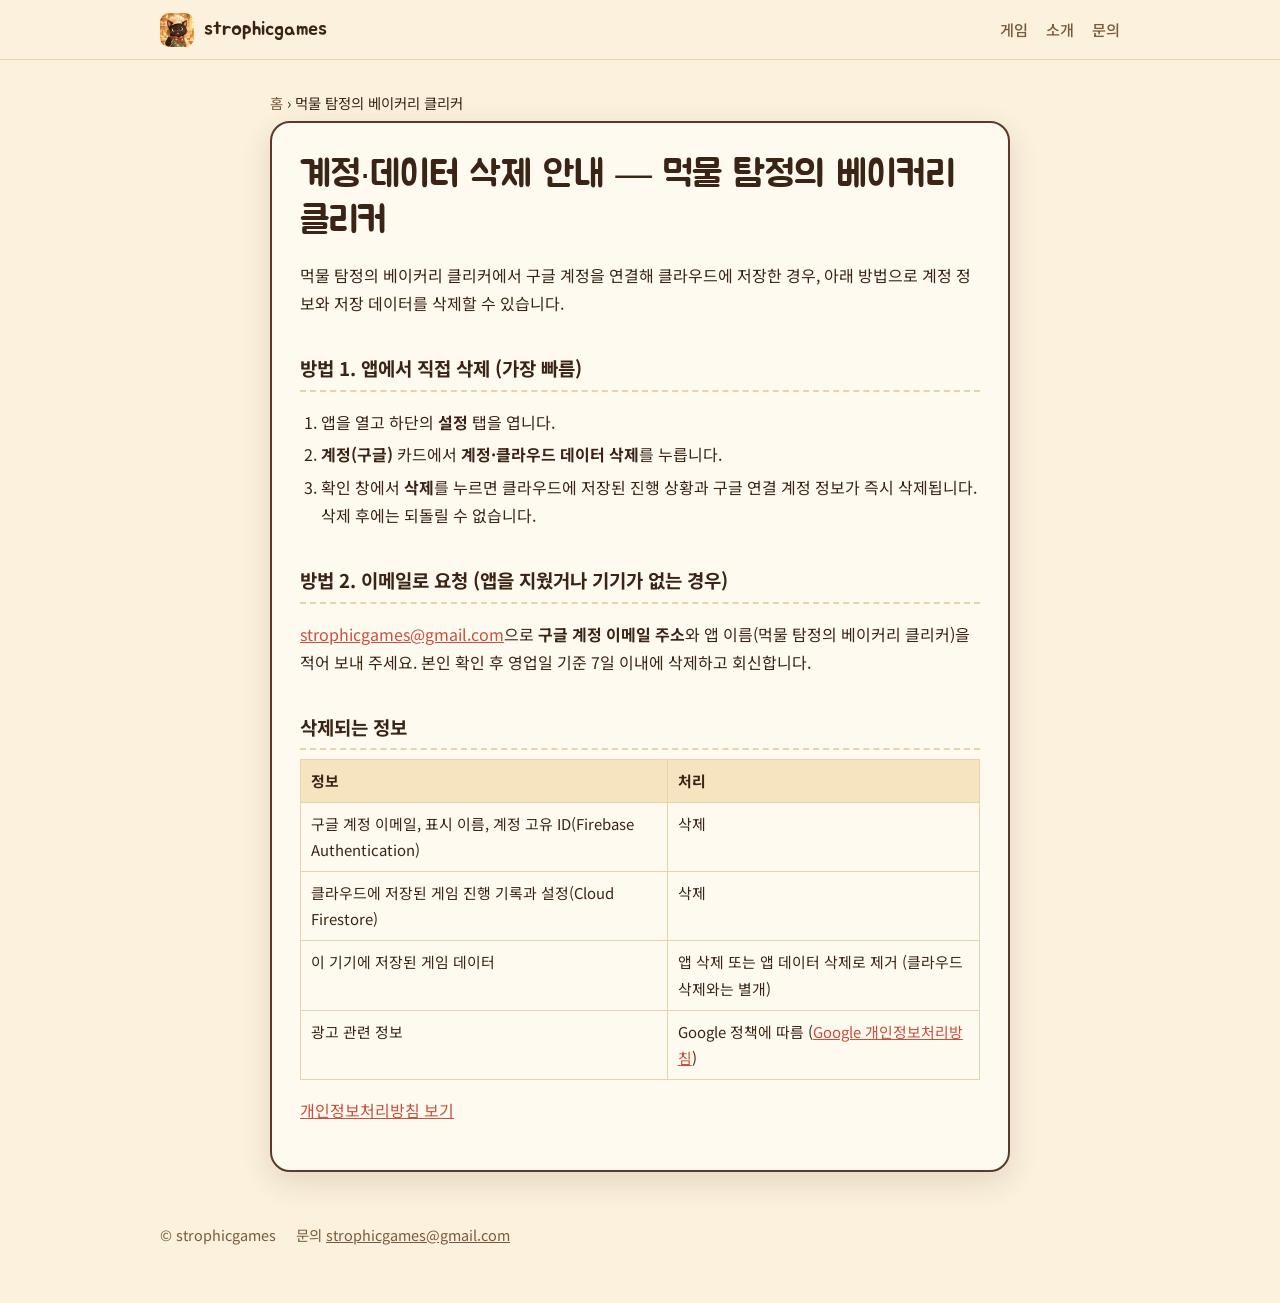
<file: inky-bakery/delete-data.html>
<!doctype html>
<html lang="ko">
<head>
<meta charset="utf-8">
<meta name="viewport" content="width=device-width, initial-scale=1">
<title>계정·데이터 삭제 안내 — 먹물 탐정의 베이커리 클리커</title>
<meta name="description" content="strophicgames — 고양이가 주인공인 모바일 게임">
<link rel="icon" href="../images/inky-icon.webp">
<link rel="stylesheet" href="../site.css">
</head>
<body>
<div class="top"><div class="in">
  <a class="brand" href="../"><img src="../images/inky-icon.webp" alt="">strophicgames</a>
  <nav><a href="../#games">게임</a><a href="../#about">소개</a><a href="mailto:strophicgames@gmail.com">문의</a></nav>
</div></div>
<main class="doc"><p class="crumb"><a href="../">홈</a> › 먹물 탐정의 베이커리 클리커</p><div class="card">
<h1>계정·데이터 삭제 안내 — 먹물 탐정의 베이커리 클리커</h1>
<p>먹물 탐정의 베이커리 클리커에서 구글 계정을 연결해 클라우드에 저장한 경우, 아래 방법으로 계정 정보와 저장 데이터를 삭제할 수 있습니다.</p>
<h2>방법 1. 앱에서 직접 삭제 (가장 빠름)</h2>
<ol><li>앱을 열고 하단의 <b>설정</b> 탭을 엽니다.</li><li><b>계정(구글)</b> 카드에서 <b>계정·클라우드 데이터 삭제</b>를 누릅니다.</li><li>확인 창에서 <b>삭제</b>를 누르면 클라우드에 저장된 진행 상황과 구글 연결 계정 정보가 즉시 삭제됩니다. 삭제 후에는 되돌릴 수 없습니다.</li></ol>
<h2>방법 2. 이메일로 요청 (앱을 지웠거나 기기가 없는 경우)</h2>
<p><a href="mailto:strophicgames@gmail.com">strophicgames@gmail.com</a>으로 <b>구글 계정 이메일 주소</b>와 앱 이름(먹물 탐정의 베이커리 클리커)을 적어 보내 주세요. 본인 확인 후 영업일 기준 7일 이내에 삭제하고 회신합니다.</p>
<h2>삭제되는 정보</h2>
<table><tr><th>정보</th><th>처리</th></tr>
<tr><td>구글 계정 이메일, 표시 이름, 계정 고유 ID(Firebase Authentication)</td><td>삭제</td></tr>
<tr><td>클라우드에 저장된 게임 진행 기록과 설정(Cloud Firestore)</td><td>삭제</td></tr>
<tr><td>이 기기에 저장된 게임 데이터</td><td>앱 삭제 또는 앱 데이터 삭제로 제거 (클라우드 삭제와는 별개)</td></tr>
<tr><td>광고 관련 정보</td><td>Google 정책에 따름 (<a href="https://policies.google.com/privacy">Google 개인정보처리방침</a>)</td></tr></table>
<p><a href="privacy.html">개인정보처리방침 보기</a></p>
</div></main>
<footer class="site"><span>© strophicgames</span><span>문의 <a href="mailto:strophicgames@gmail.com">strophicgames@gmail.com</a></span></footer>
</body>
</html>
</file>
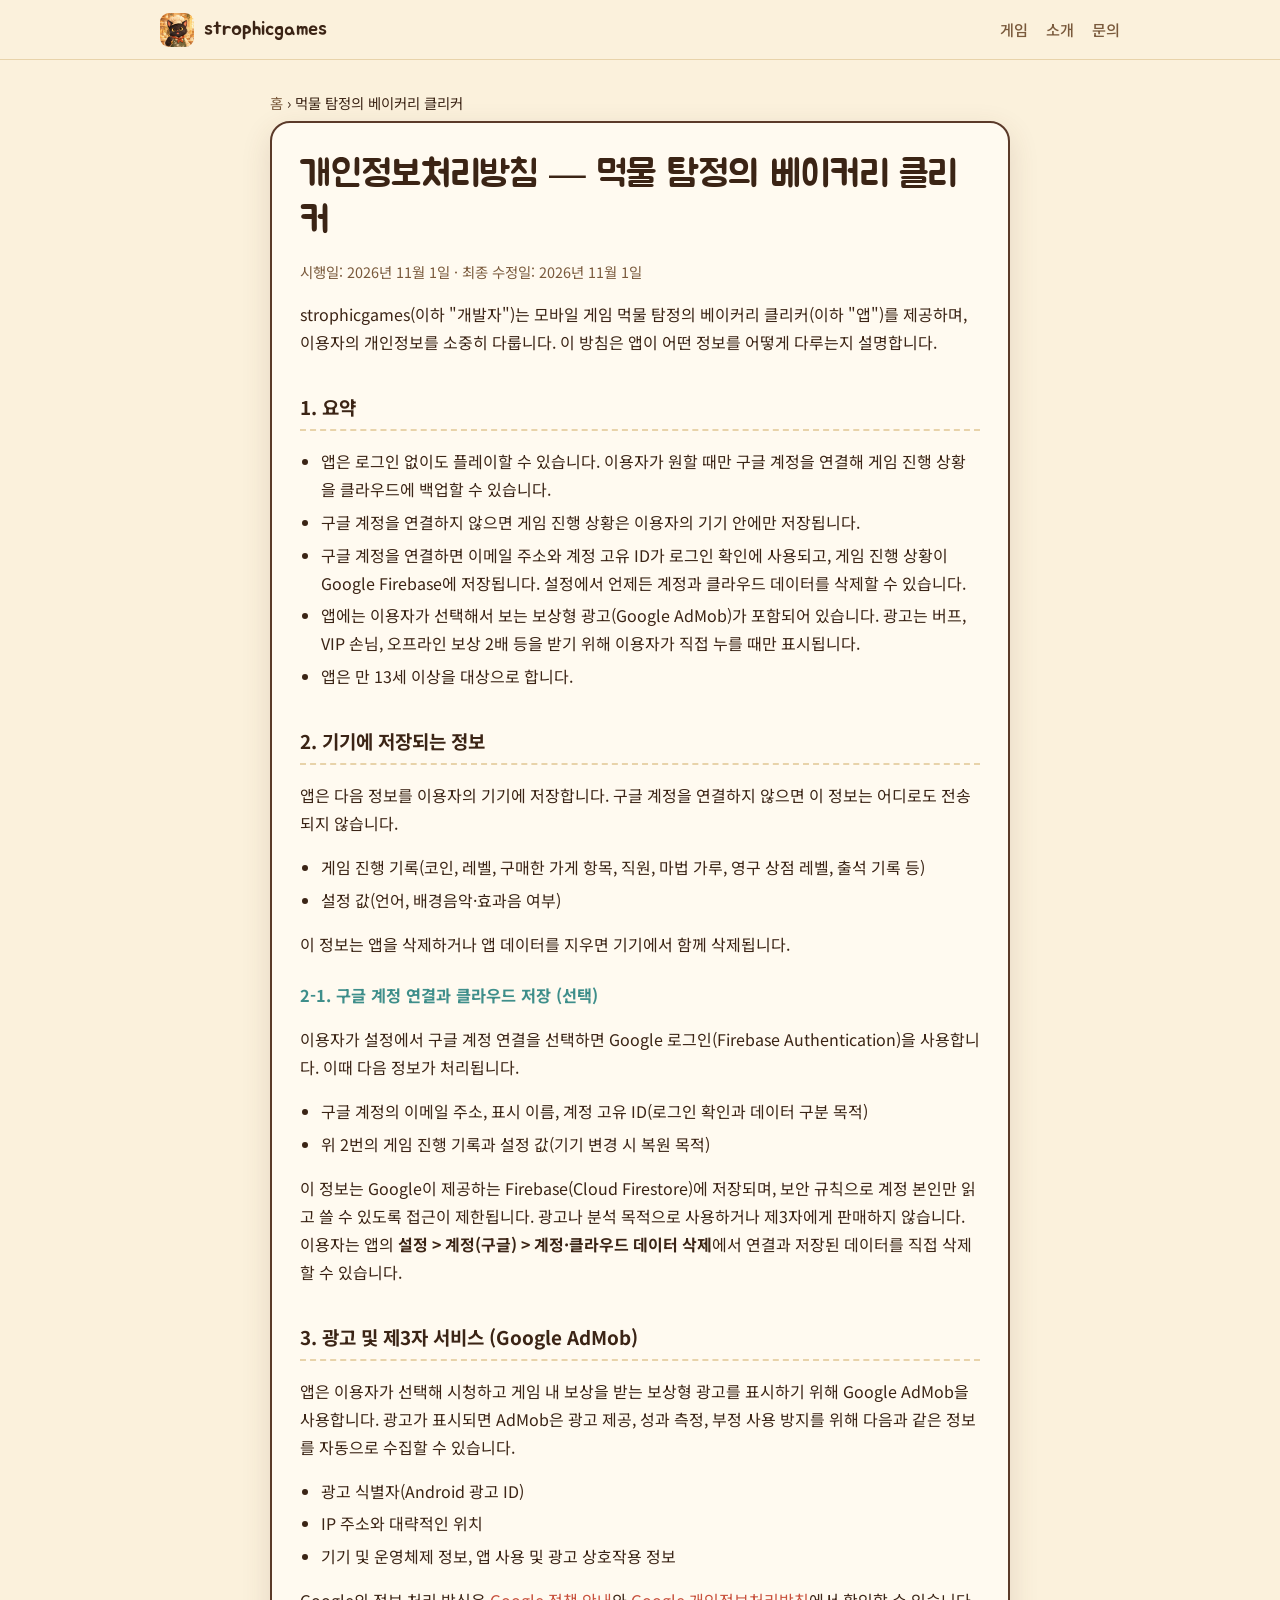
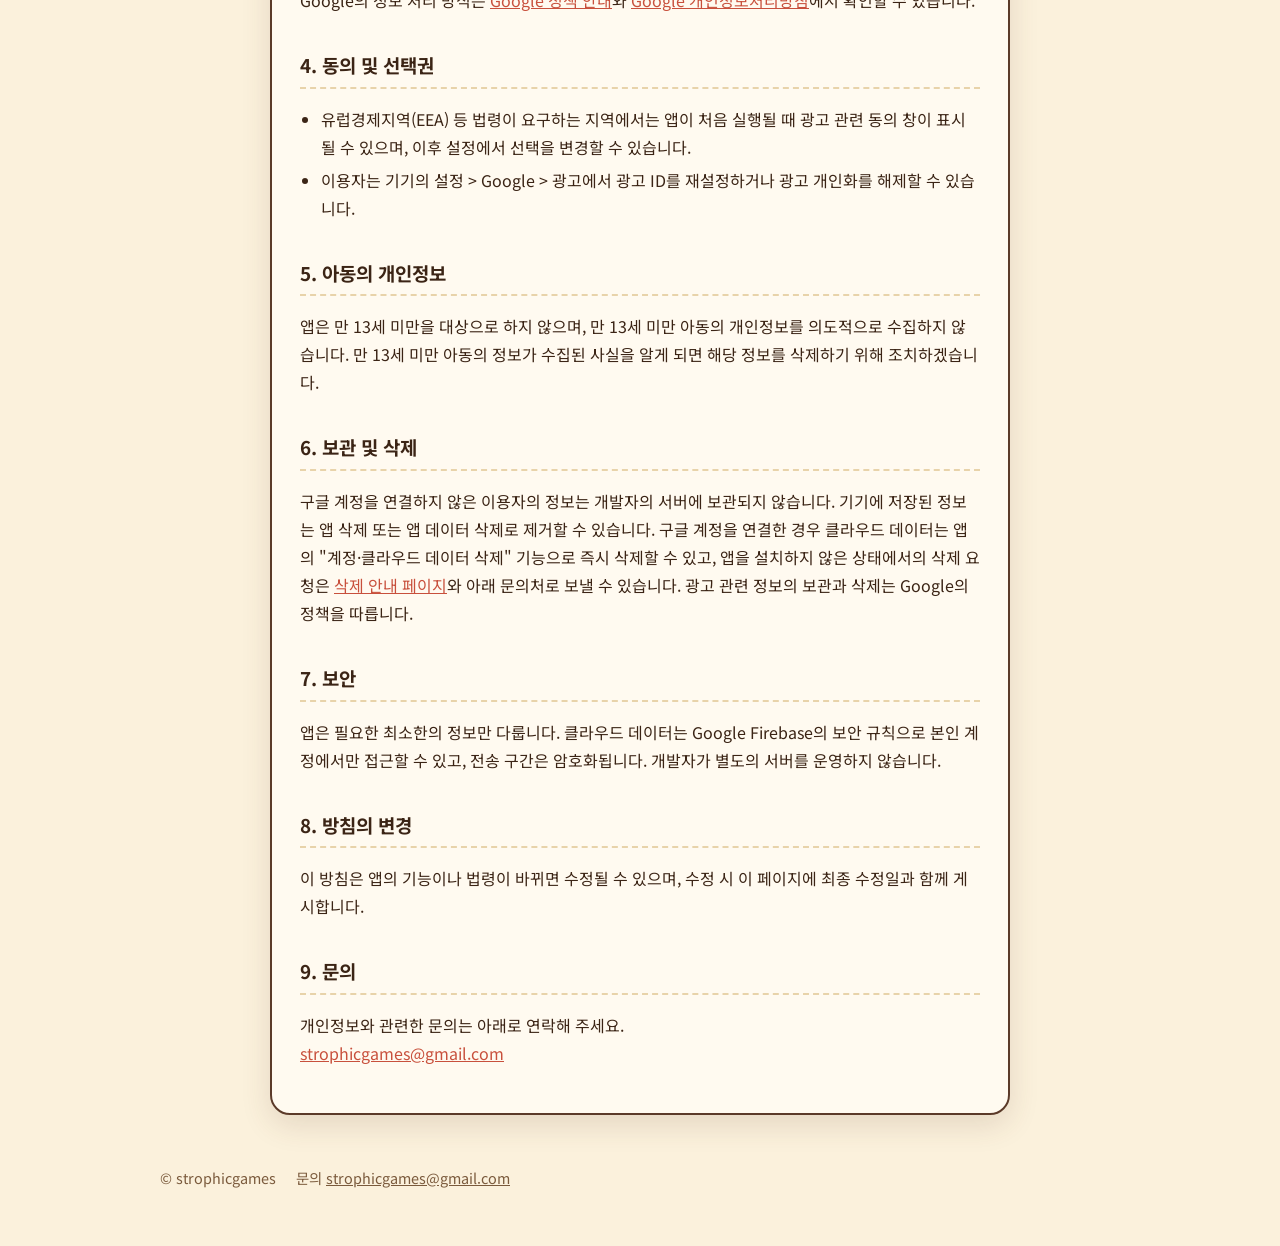
<file: inky-bakery/privacy.html>
<!doctype html>
<html lang="ko">
<head>
<meta charset="utf-8">
<meta name="viewport" content="width=device-width, initial-scale=1">
<title>개인정보처리방침 — 먹물 탐정의 베이커리 클리커</title>
<meta name="description" content="strophicgames — 고양이가 주인공인 모바일 게임">
<link rel="icon" href="../images/inky-icon.webp">
<link rel="stylesheet" href="../site.css">
</head>
<body>
<div class="top"><div class="in">
  <a class="brand" href="../"><img src="../images/inky-icon.webp" alt="">strophicgames</a>
  <nav><a href="../#games">게임</a><a href="../#about">소개</a><a href="mailto:strophicgames@gmail.com">문의</a></nav>
</div></div>
<main class="doc"><p class="crumb"><a href="../">홈</a> › 먹물 탐정의 베이커리 클리커</p><div class="card">
<h1>개인정보처리방침 — 먹물 탐정의 베이커리 클리커</h1>
<p class="meta">시행일: 2026년 11월 1일 · 최종 수정일: 2026년 11월 1일</p>
<p>strophicgames(이하 "개발자")는 모바일 게임 먹물 탐정의 베이커리 클리커(이하 "앱")를 제공하며, 이용자의 개인정보를 소중히 다룹니다. 이 방침은 앱이 어떤 정보를 어떻게 다루는지 설명합니다.</p>
<h2>1. 요약</h2>
<ul>
<li>앱은 로그인 없이도 플레이할 수 있습니다. 이용자가 원할 때만 구글 계정을 연결해 게임 진행 상황을 클라우드에 백업할 수 있습니다.</li>
<li>구글 계정을 연결하지 않으면 게임 진행 상황은 이용자의 기기 안에만 저장됩니다.</li>
<li>구글 계정을 연결하면 이메일 주소와 계정 고유 ID가 로그인 확인에 사용되고, 게임 진행 상황이 Google Firebase에 저장됩니다. 설정에서 언제든 계정과 클라우드 데이터를 삭제할 수 있습니다.</li>
<li>앱에는 이용자가 선택해서 보는 보상형 광고(Google AdMob)가 포함되어 있습니다. 광고는 버프, VIP 손님, 오프라인 보상 2배 등을 받기 위해 이용자가 직접 누를 때만 표시됩니다.</li>
<li>앱은 만 13세 이상을 대상으로 합니다.</li>
</ul>
<h2>2. 기기에 저장되는 정보</h2>
<p>앱은 다음 정보를 이용자의 기기에 저장합니다. 구글 계정을 연결하지 않으면 이 정보는 어디로도 전송되지 않습니다.</p>
<ul>
<li>게임 진행 기록(코인, 레벨, 구매한 가게 항목, 직원, 마법 가루, 영구 상점 레벨, 출석 기록 등)</li>
<li>설정 값(언어, 배경음악·효과음 여부)</li>
</ul>
<p>이 정보는 앱을 삭제하거나 앱 데이터를 지우면 기기에서 함께 삭제됩니다.</p>
<h3>2-1. 구글 계정 연결과 클라우드 저장 (선택)</h3>
<p>이용자가 설정에서 구글 계정 연결을 선택하면 Google 로그인(Firebase Authentication)을 사용합니다. 이때 다음 정보가 처리됩니다.</p>
<ul>
<li>구글 계정의 이메일 주소, 표시 이름, 계정 고유 ID(로그인 확인과 데이터 구분 목적)</li>
<li>위 2번의 게임 진행 기록과 설정 값(기기 변경 시 복원 목적)</li>
</ul>
<p>이 정보는 Google이 제공하는 Firebase(Cloud Firestore)에 저장되며, 보안 규칙으로 계정 본인만 읽고 쓸 수 있도록 접근이 제한됩니다. 광고나 분석 목적으로 사용하거나 제3자에게 판매하지 않습니다. 이용자는 앱의 <b>설정 &gt; 계정(구글) &gt; 계정·클라우드 데이터 삭제</b>에서 연결과 저장된 데이터를 직접 삭제할 수 있습니다.</p>
<h2>3. 광고 및 제3자 서비스 (Google AdMob)</h2>
<p>앱은 이용자가 선택해 시청하고 게임 내 보상을 받는 보상형 광고를 표시하기 위해 Google AdMob을 사용합니다. 광고가 표시되면 AdMob은 광고 제공, 성과 측정, 부정 사용 방지를 위해 다음과 같은 정보를 자동으로 수집할 수 있습니다.</p>
<ul>
<li>광고 식별자(Android 광고 ID)</li>
<li>IP 주소와 대략적인 위치</li>
<li>기기 및 운영체제 정보, 앱 사용 및 광고 상호작용 정보</li>
</ul>
<p>Google의 정보 처리 방식은 <a href="https://policies.google.com/technologies/partner-sites">Google 정책 안내</a>와 <a href="https://policies.google.com/privacy">Google 개인정보처리방침</a>에서 확인할 수 있습니다.</p>
<h2>4. 동의 및 선택권</h2>
<ul>
<li>유럽경제지역(EEA) 등 법령이 요구하는 지역에서는 앱이 처음 실행될 때 광고 관련 동의 창이 표시될 수 있으며, 이후 설정에서 선택을 변경할 수 있습니다.</li>
<li>이용자는 기기의 설정 &gt; Google &gt; 광고에서 광고 ID를 재설정하거나 광고 개인화를 해제할 수 있습니다.</li>
</ul>
<h2>5. 아동의 개인정보</h2>
<p>앱은 만 13세 미만을 대상으로 하지 않으며, 만 13세 미만 아동의 개인정보를 의도적으로 수집하지 않습니다. 만 13세 미만 아동의 정보가 수집된 사실을 알게 되면 해당 정보를 삭제하기 위해 조치하겠습니다.</p>
<h2>6. 보관 및 삭제</h2>
<p>구글 계정을 연결하지 않은 이용자의 정보는 개발자의 서버에 보관되지 않습니다. 기기에 저장된 정보는 앱 삭제 또는 앱 데이터 삭제로 제거할 수 있습니다. 구글 계정을 연결한 경우 클라우드 데이터는 앱의 "계정·클라우드 데이터 삭제" 기능으로 즉시 삭제할 수 있고, 앱을 설치하지 않은 상태에서의 삭제 요청은 <a href="delete-data.html">삭제 안내 페이지</a>와 아래 문의처로 보낼 수 있습니다. 광고 관련 정보의 보관과 삭제는 Google의 정책을 따릅니다.</p>
<h2>7. 보안</h2>
<p>앱은 필요한 최소한의 정보만 다룹니다. 클라우드 데이터는 Google Firebase의 보안 규칙으로 본인 계정에서만 접근할 수 있고, 전송 구간은 암호화됩니다. 개발자가 별도의 서버를 운영하지 않습니다.</p>
<h2>8. 방침의 변경</h2>
<p>이 방침은 앱의 기능이나 법령이 바뀌면 수정될 수 있으며, 수정 시 이 페이지에 최종 수정일과 함께 게시합니다.</p>
<h2>9. 문의</h2>
<p>개인정보와 관련한 문의는 아래로 연락해 주세요.<br><a href="mailto:strophicgames@gmail.com">strophicgames@gmail.com</a></p>
</div></main>
<footer class="site"><span>© strophicgames</span><span>문의 <a href="mailto:strophicgames@gmail.com">strophicgames@gmail.com</a></span></footer>
</body>
</html>
</file>
<file: site.css>
@import url('https://fonts.googleapis.com/css2?family=Jua&family=Noto+Sans+KR:wght@400;500;700&display=swap');
:root { --bg:#fbf1dc; --bg2:#f6e4c0; --card:#fffaf0; --ink:#3b2415; --sub:#7a5a3c; --line:#e8d3aa; --brand:#c8503c; --brand2:#e2a93b; --teal:#3e8e8a; --shadow:0 10px 30px rgba(91,58,41,.14); }
@media (prefers-color-scheme: dark) { :root { --bg:#1b120b; --bg2:#26180e; --card:#2b1d12; --ink:#f6e7c8; --sub:#c9ae85; --line:#4a3322; --brand:#ef7d68; --brand2:#e8b550; --teal:#6cc1bc; --shadow:0 10px 30px rgba(0,0,0,.4); } }
*{box-sizing:border-box} html{scroll-behavior:smooth}
body{margin:0;background:var(--bg);color:var(--ink);font:16px/1.75 "Noto Sans KR",-apple-system,"Segoe UI",sans-serif}
a{color:var(--brand)} img{max-width:100%;display:block}
.top{position:sticky;top:0;z-index:5;background:color-mix(in srgb,var(--bg) 88%,transparent);backdrop-filter:blur(10px);border-bottom:1px solid var(--line)}
.top .in{max-width:1000px;margin:0 auto;padding:12px 20px;display:flex;align-items:center;gap:14px}
.brand{display:flex;align-items:center;gap:10px;color:var(--ink);text-decoration:none;font-family:Jua,sans-serif;font-size:1.25rem}
.brand img{width:34px;height:34px;border-radius:9px}
.top nav{margin-left:auto;display:flex;gap:18px;font-weight:500;font-size:.95rem}
.top nav a{color:var(--sub);text-decoration:none} .top nav a:hover{color:var(--brand)}
.hero{background:radial-gradient(1200px 500px at 80% -10%,var(--bg2),transparent 60%),var(--bg);padding:56px 0 36px}
.hero .in{max-width:1000px;margin:0 auto;padding:0 20px;display:grid;grid-template-columns:1.1fr .9fr;gap:36px;align-items:center}
.hero h1{font-family:Jua,sans-serif;font-weight:400;font-size:clamp(2.2rem,6vw,3.6rem);line-height:1.15;margin:.1em 0 .3em}
.hero h1 em{font-style:normal;color:var(--brand)}
.hero p{color:var(--sub);font-size:1.08rem;max-width:30em;margin:0 0 1.2em}
.pill{display:inline-block;padding:.25em .8em;border-radius:99px;background:var(--bg2);border:1px solid var(--line);font-size:.85rem;color:var(--sub);font-weight:500}
.btns{display:flex;flex-wrap:wrap;gap:10px;margin-top:6px}
.btn{display:inline-block;padding:.7em 1.3em;border-radius:12px;font-weight:700;text-decoration:none;border:2px solid var(--ink);color:var(--ink);background:var(--card);box-shadow:0 3px 0 var(--ink);transition:transform .08s}
.btn:active{transform:translateY(2px);box-shadow:0 1px 0 var(--ink)}
.btn.main{background:var(--brand);color:#fff;border-color:#5b3a29;box-shadow:0 3px 0 #5b3a29}
.hero .art{border-radius:24px;overflow:hidden;box-shadow:var(--shadow);border:3px solid #5b3a29;transform:rotate(1.2deg)}
.sec{max-width:1000px;margin:0 auto;padding:36px 20px}
.sec h2{font-family:Jua,sans-serif;font-weight:400;font-size:1.9rem;margin:0 0 .2em}
.sec .lead{color:var(--sub);margin:0 0 1.2em}
.games{display:grid;grid-template-columns:repeat(auto-fit,minmax(300px,1fr));gap:22px}
.game{background:var(--card);border:2px solid #5b3a29;border-radius:20px;overflow:hidden;box-shadow:var(--shadow);display:flex;flex-direction:column}
.game .pic{aspect-ratio:2/1;background-size:cover;background-position:center;display:flex;align-items:flex-end;padding:14px}
.game .pic.cat{background:linear-gradient(135deg,#243049,#46567a 60%,#e2a93b 160%);align-items:center;justify-content:center;font-size:4.2rem;color:#fff}
.game .txt{padding:18px 20px 20px;display:flex;flex-direction:column;gap:6px;flex:1}
.game h3{font-family:Jua,sans-serif;font-weight:400;font-size:1.45rem;margin:0}
.game p{margin:0;color:var(--sub)}
.tags{display:flex;flex-wrap:wrap;gap:6px;margin:4px 0 8px}
.tags span{font-size:.78rem;padding:.15em .7em;border-radius:99px;background:var(--bg2);color:var(--sub);border:1px solid var(--line)}
.game .links{margin-top:auto;display:flex;flex-wrap:wrap;gap:6px 16px;font-weight:600;font-size:.95rem}
.about{background:var(--bg2);border-block:1px solid var(--line)}
.about .in{max-width:1000px;margin:0 auto;padding:36px 20px;display:grid;grid-template-columns:repeat(auto-fit,minmax(220px,1fr));gap:22px}
.about h4{margin:0 0 .3em;font-size:1.05rem} .about p{margin:0;color:var(--sub);font-size:.95rem}
footer.site{max-width:1000px;margin:0 auto;padding:30px 20px 56px;color:var(--sub);font-size:.9rem;display:flex;flex-wrap:wrap;gap:8px 20px;align-items:center}
footer.site a{color:var(--sub)}
.doc{max-width:780px;margin:0 auto;padding:30px 20px 20px}
.doc .card{background:var(--card);border:2px solid #5b3a29;border-radius:20px;padding:26px 28px 30px;box-shadow:var(--shadow)}
.doc h1{font-family:Jua,sans-serif;font-weight:400;font-size:clamp(1.7rem,4.5vw,2.3rem);line-height:1.25;margin:.1em 0 .2em}
.doc h2{font-size:1.18rem;margin:1.8em 0 .4em;padding-bottom:.3em;border-bottom:2px dashed var(--line)}
.doc h3{font-size:1.02rem;margin:1.4em 0 .3em;color:var(--teal)}
.doc .meta{color:var(--sub);font-size:.9rem}
.doc li{margin:.3em 0} .doc ul,.doc ol{padding-left:1.3em}
.doc table{border-collapse:collapse;width:100%;font-size:.93rem;margin:.6em 0} .doc th,.doc td{border:1px solid var(--line);padding:8px 10px;text-align:left;vertical-align:top} .doc th{background:var(--bg2)}
.crumb{font-size:.9rem;margin:0 0 6px} .crumb a{color:var(--sub);text-decoration:none} .crumb a:hover{color:var(--brand)}
@media (max-width:760px){.hero .in{grid-template-columns:1fr}.hero .art{transform:none;max-width:320px;margin:0 auto}.top nav{gap:12px}}
.game h3{display:flex;align-items:center;gap:10px}.game h3 .gi{width:36px;height:36px;border-radius:10px;border:2px solid #5b3a29;flex:none}

.hero .art img{width:100%;height:auto;object-fit:cover}

/* 메인 히어로: 게임 이미지 슬라이더 */
.hero .art.slider{position:relative;aspect-ratio:720/872;background:#2b1d14}
.slider .slide{position:absolute;inset:0;margin:0;opacity:0;transition:opacity .7s ease}
.slider .slide.on{opacity:1}
.hero .art.slider .slide img{width:100%;height:100%;object-fit:cover;display:block}
.slider figcaption{position:absolute;left:12px;bottom:46px;padding:6px 14px;border-radius:999px;background:rgba(43,29,20,.78);color:#fff;font-family:Jua,sans-serif;font-size:1.05rem}
.slider .dots{position:absolute;left:0;right:0;bottom:14px;display:flex;justify-content:center;gap:10px}
.slider .dots button{width:12px;height:12px;border-radius:50%;border:2px solid #fff;background:transparent;padding:0;cursor:pointer;box-shadow:0 1px 3px rgba(0,0,0,.5)}
.slider .dots button.on{background:#fff}
@media (prefers-reduced-motion:reduce){.slider .slide{transition:none}}
.slider figcaption{max-width:calc(100% - 24px)}
</file>
